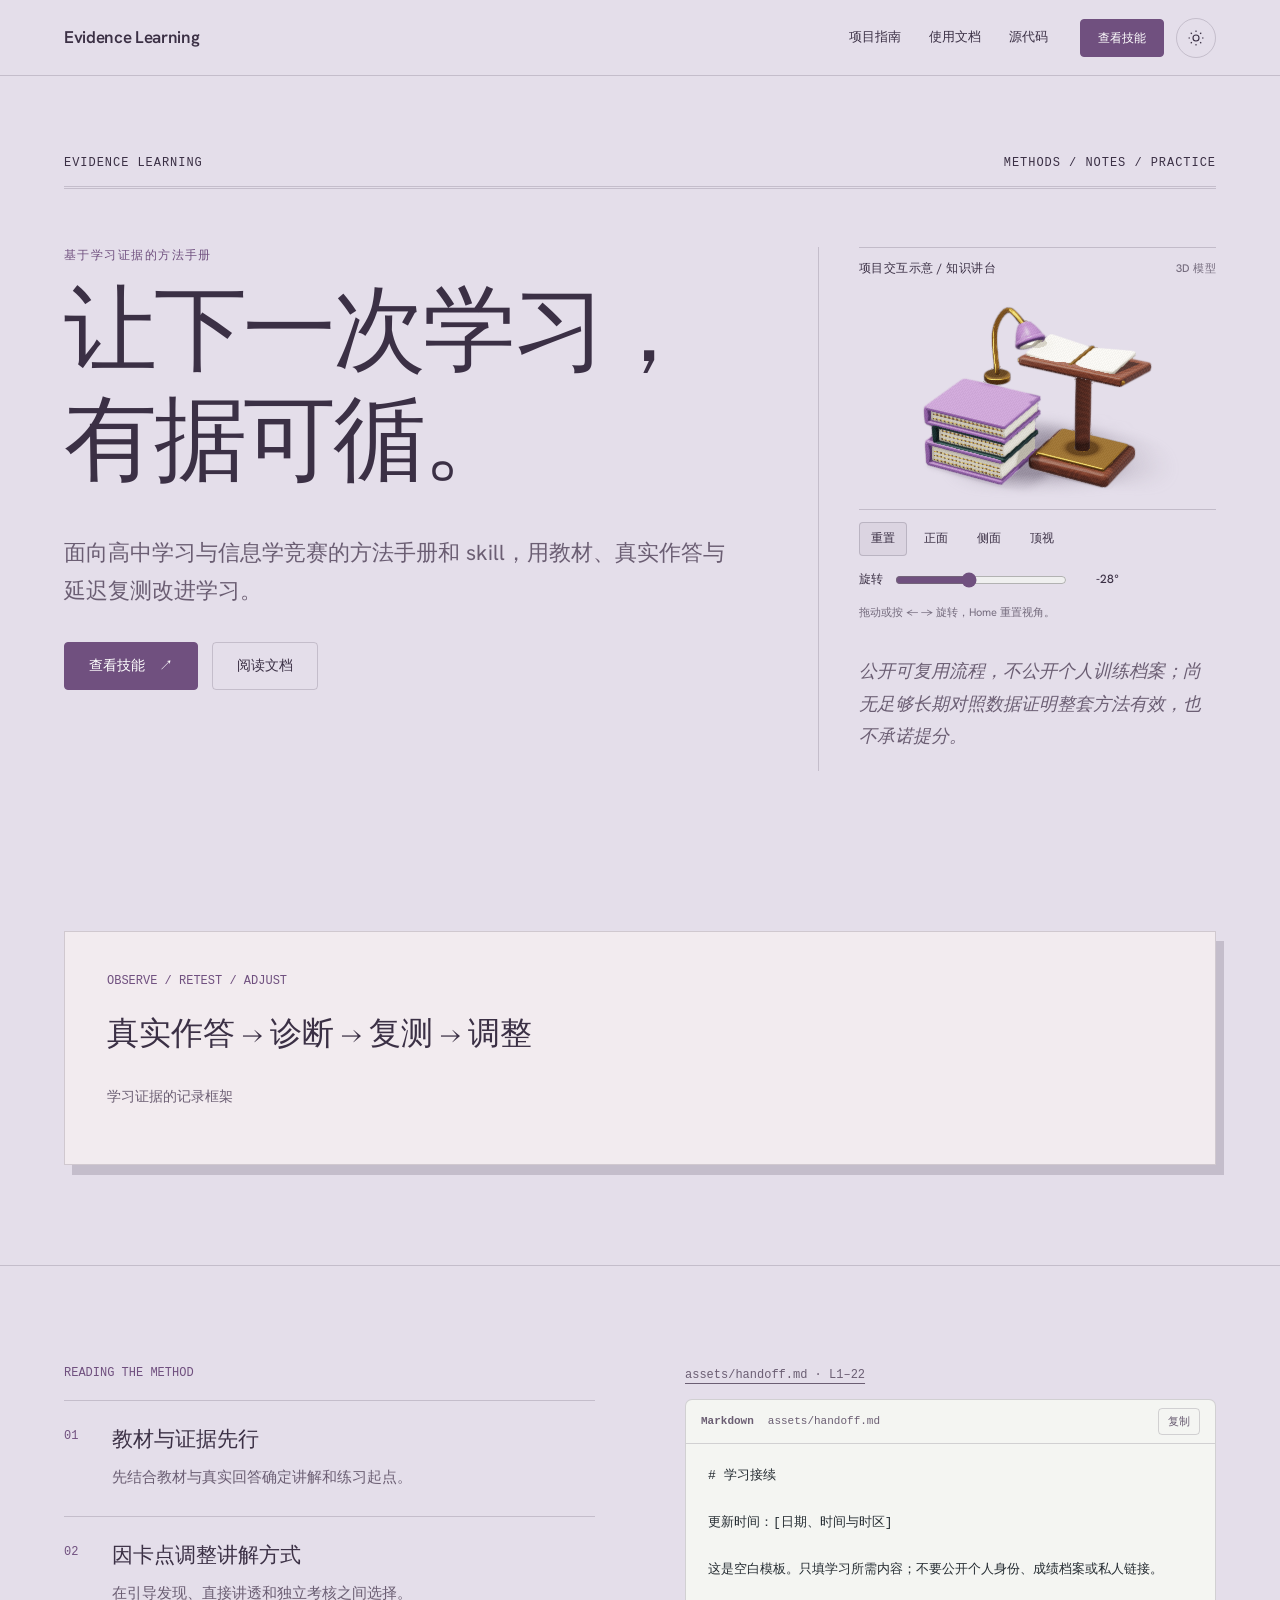
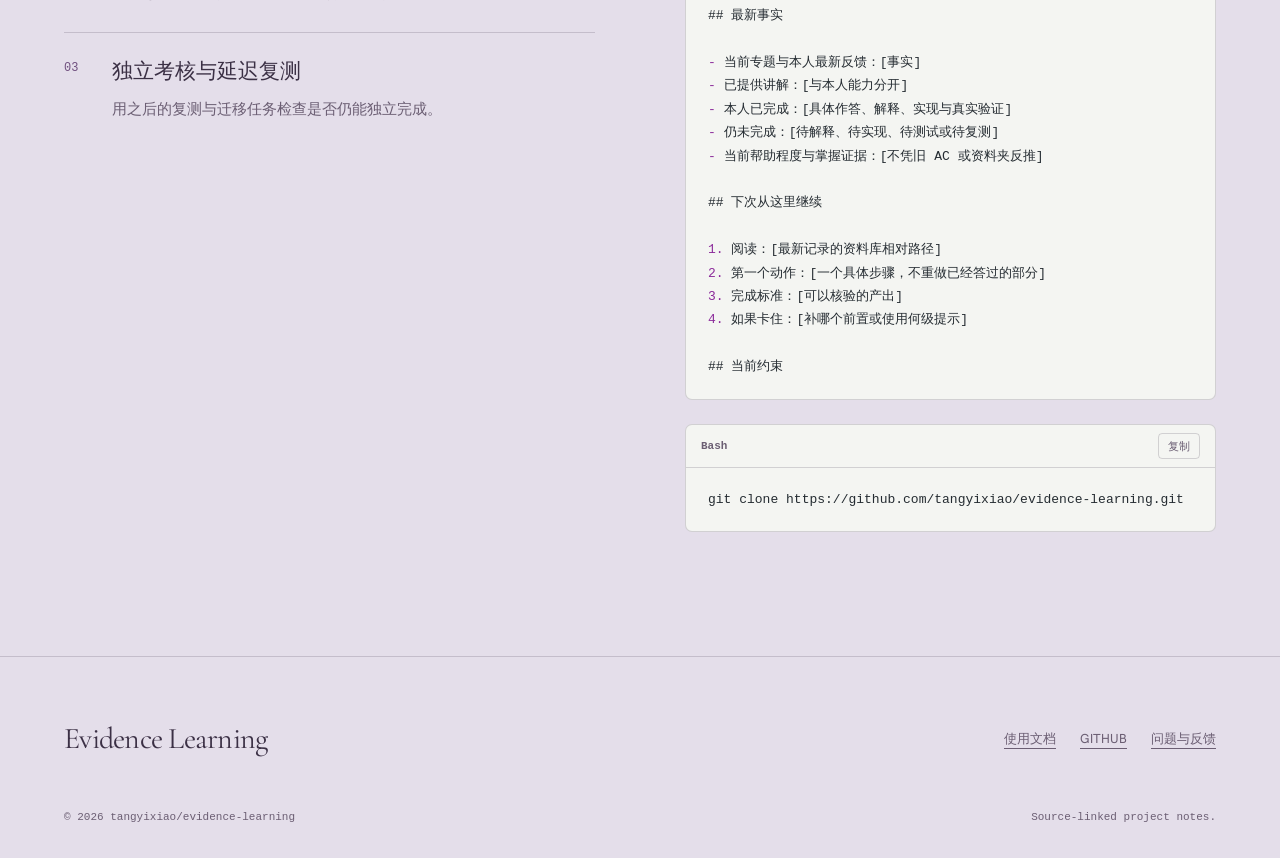
<file: index.html>
<!doctype html><html lang="zh-CN" data-project="evidence-learning" data-family="editorial"><head><meta charset="utf-8"><meta name="viewport" content="width=device-width, initial-scale=1"><meta name="description" content="面向高中学习与信息学竞赛的方法手册和 skill，用教材、真实作答与延迟复测改进学习。"><meta name="color-scheme" content="light dark"><title>Evidence Learning · 让下一次学习， 有据可循。</title><link rel="stylesheet" href="assets/fonts/fonts.css"><link rel="stylesheet" href="assets/fonts/display.css"><link rel="stylesheet" href="assets/site.css"><link rel="stylesheet" href="assets/docs-v3.css"><link rel="stylesheet" href="assets/three/view3d.css"><link rel="stylesheet" href="assets/polish.css"><style>:root{--font-body:"Hanken Grotesk","PingFang SC","Microsoft YaHei",sans-serif;--font-text:var(--font-body);--model-accent:var(--accent);--font-display:"Cormorant Garamond","Songti SC","SimSun",serif;--font-mono:"Geist Mono","SFMono-Regular",Consolas,monospace}html[data-theme="light"]{--bg:#E4DEEA;--surface:#F2EBEF;--ink:#3B3045;--muted:#6b5e73;--accent:#70507f;--accent-ink:#FFFFFF;--line:color-mix(in srgb,#3B3045 19%,transparent);color-scheme:light}html[data-theme="dark"]{--bg:#211B29;--surface:#33283E;--ink:#EDE6F3;--muted:#b8a8c5;--accent:#c5a5db;--accent-ink:#000000;--line:color-mix(in srgb,#EDE6F3 19%,transparent);color-scheme:dark}</style><script src="assets/theme.js"></script><link rel="icon" type="image/svg+xml" href="favicon.svg"></head><body><header class="nav site-nav"><div class="wrap nav-inner"><a class="skip-link" href="#top">跳到正文</a><a class="site-brand" href="index.html">Evidence Learning</a><nav class="site-links" aria-label="项目导航"><a href="project-website/site/index.html">项目指南</a><a href="docs.html">使用文档</a><a href="https://github.com/tangyixiao/evidence-learning">源代码</a></nav><div class="nav-controls"><a class="btn nav-cta" href="https://github.com/tangyixiao/evidence-learning/blob/main/SKILL.md">查看技能</a><button class="site-theme" type="button" data-theme-toggle aria-label="切换深浅色" aria-pressed="false"><svg width="18" height="18" viewBox="0 0 24 24" fill="none" stroke="currentColor" stroke-width="1.5" aria-hidden="true"><circle cx="12" cy="12" r="4"/><path d="M12 2v2m0 16v2M2 12h2m16 0h2M5 5l1.5 1.5m11 11L19 19M5 19l1.5-1.5m11-11L19 5"/></svg></button><button class="site-menu-toggle" data-menu-toggle type="button" aria-label="菜单" aria-expanded="false" aria-controls="site-drawer"><svg width="20" height="20" viewBox="0 0 20 20" fill="none" stroke="currentColor" stroke-width="1.4" aria-hidden="true"><path d="M3 6h14M3 14h14"/></svg></button></div></div><nav class="site-drawer" id="site-drawer" hidden><a href="project-website/site/index.html">项目指南</a><a href="index.html">项目首页</a><a href="docs.html">使用文档</a><a href="https://github.com/tangyixiao/evidence-learning">查看源码</a><p class="drawer-note">Evidence Learning</p></nav></header><main id="top"><article><section class="editorial-hero"><div class="wrap"><div class="editorial-masthead"><span>EVIDENCE LEARNING</span><span>METHODS / NOTES / PRACTICE</span></div><div class="editorial-columns"><div><p class="eyebrow">基于学习证据的方法手册</p><h1 class="editorial-title">让下一次学习，<br>有据可循。</h1><p class="lede editorial-intro">面向高中学习与信息学竞赛的方法手册和 skill，用教材、真实作答与延迟复测改进学习。</p><div class="actions"><a class="btn" href="https://github.com/tangyixiao/evidence-learning/blob/main/SKILL.md">查看技能 <span aria-hidden="true">↗</span></a><a class="btn secondary" href="docs.html">阅读文档</a></div></div><aside class="editorial-side"><div class="project-3d" data-model="library" data-model-lang="zh-CN"><img src="assets/three/fallbacks/library.svg" alt="项目结构示意"></div><p class="editorial-note">公开可复用流程，不公开个人训练档案；尚无足够长期对照数据证明整套方法有效，也不承诺提分。</p></aside></div></div></section><section class="section"><div class="wrap editor-proof"><div class="notebook-paper"><p class="section-number">OBSERVE / RETEST / ADJUST</p><h3 style="font-family:var(--font-display);font-size:32px;line-height:1.6">真实作答 → 诊断 → 复测 → 调整</h3><p class="status-note" style="margin-top:25px">学习证据的记录框架</p></div></div></section><section class="section top-rule"><div class="wrap editorial-content"><div><p class="section-number">READING THE METHOD</p><ul class="caps"><li><h3>教材与证据先行</h3><p>先结合教材与真实回答确定讲解和练习起点。</p></li><li><h3>因卡点调整讲解方式</h3><p>在引导发现、直接讲透和独立考核之间选择。</p></li><li><h3>独立考核与延迟复测</h3><p>用之后的复测与迁移任务检查是否仍能独立完成。</p></li></ul></div><div><div class="source-area" id="source-code"><a class="source-link" href="https://github.com/tangyixiao/evidence-learning/blob/f24569bd50df8b89d7c84b1bbbe4bde284a99db8/assets/handoff.md#L1-L22">assets/handoff.md · L1–22</a><div class="docs-code" data-code-block><div class="docs-code-toolbar"><span class="docs-code-language">Markdown</span><span class="docs-code-file">assets/handoff.md</span><button class="docs-code-copy" type="button" data-copy-code aria-label="复制代码">复制</button><span class="docs-copy-status" role="status" aria-live="polite"></span></div><pre tabindex="0"><code class="highlight language-markdown" data-language="markdown"><span class="tok-gh"># 学习接续</span>

更新时间：[日期、时间与时区]

这是空白模板。只填学习所需内容；不要公开个人身份、成绩档案或私人链接。

<span class="tok-gu">## 最新事实</span>

<span class="tok-k">-</span><span class="tok-w"> </span>当前专题与本人最新反馈：[事实]
<span class="tok-k">-</span><span class="tok-w"> </span>已提供讲解：[与本人能力分开]
<span class="tok-k">-</span><span class="tok-w"> </span>本人已完成：[具体作答、解释、实现与真实验证]
<span class="tok-k">-</span><span class="tok-w"> </span>仍未完成：[待解释、待实现、待测试或待复测]
<span class="tok-k">-</span><span class="tok-w"> </span>当前帮助程度与掌握证据：[不凭旧 AC 或资料夹反推]

<span class="tok-gu">## 下次从这里继续</span>

<span class="tok-k">1.</span> 阅读：[最新记录的资料库相对路径]
<span class="tok-k">2.</span> 第一个动作：[一个具体步骤，不重做已经答过的部分]
<span class="tok-k">3.</span> 完成标准：[可以核验的产出]
<span class="tok-k">4.</span> 如果卡住：[补哪个前置或使用何级提示]

## 当前约束</code></pre></div></div><div class="docs-code" data-code-block><div class="docs-code-toolbar"><span class="docs-code-language">Bash</span><button class="docs-code-copy" type="button" data-copy-code aria-label="复制代码">复制</button><span class="docs-copy-status" role="status" aria-live="polite"></span></div><pre tabindex="0"><code class="highlight language-bash" data-language="bash">git<span class="tok-w"> </span>clone<span class="tok-w"> </span>https://github.com/tangyixiao/evidence-learning.git</code></pre></div></div></div></section></article></main><footer class="site-footer"><div class="wrap"><div class="footer-top"><span class="footer-name">Evidence Learning</span><nav class="footer-links"><a href="docs.html">使用文档</a><a href="https://github.com/tangyixiao/evidence-learning">GITHUB</a><a href="https://github.com/tangyixiao/evidence-learning/issues">问题与反馈</a></nav></div><div class="footer-bottom"><span>© 2026 tangyixiao/evidence-learning</span><span>Source-linked project notes.</span></div></div></footer><script src="assets/site.js" defer></script><script src="assets/docs-v3.js" defer></script><script type="module" src="assets/three/view3d.js"></script></body></html>
</file>
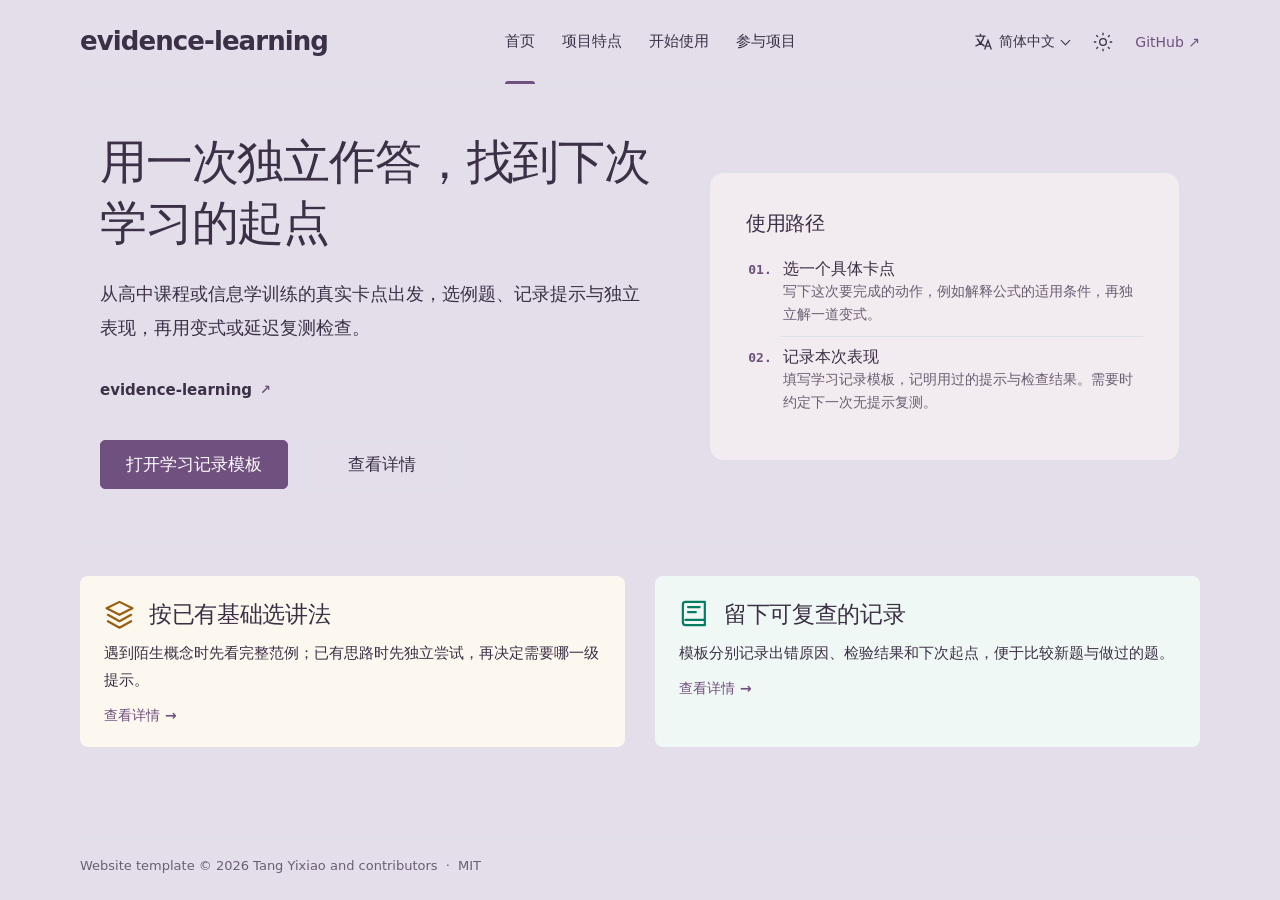
<file: project-website/site/index.html>
<!doctype html>
<html lang="zh-CN" data-locale="zh-CN" data-theme="system" data-default-theme="system" data-site-root="./">
<head>
  <meta charset="utf-8">
  <meta name="viewport" content="width=device-width, initial-scale=1">
  <meta name="generator" content="Project website template">
  <meta name="color-scheme" content="light dark">
  <meta name="description" content="从高中课程或信息学训练的真实卡点出发，选例题、记录提示与独立表现，再用变式或延迟复测检查。">
  <meta name="theme-color" content="#ffffff" media="(prefers-color-scheme: light)">
  <meta name="theme-color" content="#18191b" media="(prefers-color-scheme: dark)">
  <title>用一次独立作答，找到下次学习的起点 · evidence-learning</title>
  <link rel="alternate" hreflang="zh-CN" href="./index.html"><link rel="alternate" hreflang="en" href="./en/index.html">
  <link rel="icon" href="./favicon.svg" type="image/svg+xml">
  <script src="./theme-init.js"></script>
  <link rel="stylesheet" href="./style.css">
  <script src="./script.js" defer></script>
</head>
<body class="page-home" id="top">
  <a class="skip-link" href="#main">跳转到主要内容</a>
  <header class="site-header wrap">
    <a class="brand" href="./index.html">evidence-learning</a>
    <nav class="main-nav" id="main-nav" aria-label="主导航"><a href="./index.html" aria-current="page">首页</a><a href="./features.html">项目特点</a><a href="./download.html">开始使用</a><a href="./community.html">参与项目</a></nav>
    <div class="header-tools">
      <details class="language-picker picker">
        <summary aria-label="选择语言"><svg viewBox="0 0 24 24" fill="none" stroke="currentColor" stroke-width="1.6" aria-hidden="true"><path d="M3 5h12M9 2v3m4 0c-1 6-5 10-10 12m2-9c2 4 5 7 9 9m0 4 4-11 4 11m-6-4h4"/></svg><span class="language-current">简体中文</span></summary>
        <nav class="picker-menu" aria-label="选择语言"><a href="./index.html" lang="zh-CN" hreflang="zh-CN" aria-current="true">简体中文</a><a href="./en/index.html" lang="en" hreflang="en">English</a></nav>
      </details>
      <details class="theme-picker picker" hidden>
        <summary aria-label="选择主题"><svg class="theme-sun" viewBox="0 0 24 24" fill="none" stroke="currentColor" stroke-width="1.6" aria-hidden="true"><circle cx="12" cy="12" r="4"/><path d="M12 1v3m0 16v3M1 12h3m16 0h3M4 4l2 2m12 12 2 2M4 20l2-2M18 6l2-2"/></svg><svg class="theme-moon" viewBox="0 0 24 24" fill="none" stroke="currentColor" stroke-width="1.6" aria-hidden="true"><path d="M20.5 14A9 9 0 0 1 10 3.5 9 9 0 1 0 20.5 14Z"/></svg><span class="theme-current">跟随系统</span></summary>
        <div class="picker-menu"><button type="button" data-theme-choice="light" aria-pressed="false"><svg class="" viewBox="0 0 24 24" fill="none" stroke="currentColor" stroke-width="1.7" stroke-linecap="round" stroke-linejoin="round" aria-hidden="true"><circle cx="12" cy="12" r="4"/><path d="M12 1v3m0 16v3M1 12h3m16 0h3M4 4l2 2m12 12 2 2M4 20l2-2M18 6l2-2"/></svg><span>浅色</span></button><button type="button" data-theme-choice="dark" aria-pressed="false"><svg class="" viewBox="0 0 24 24" fill="none" stroke="currentColor" stroke-width="1.7" stroke-linecap="round" stroke-linejoin="round" aria-hidden="true"><path d="M20.5 14A9 9 0 0 1 10 3.5 9 9 0 1 0 20.5 14Z"/></svg><span>深色</span></button><button type="button" data-theme-choice="system" aria-pressed="false"><svg class="" viewBox="0 0 24 24" fill="none" stroke="currentColor" stroke-width="1.7" stroke-linecap="round" stroke-linejoin="round" aria-hidden="true"><rect x="2" y="3" width="20" height="14" rx="2"/><path d="M12 17v4m-5 0h10"/></svg><span>跟随系统</span></button></div>
      </details>
      <a class="repository-link" href="https://github.com/tangyixiao/evidence-learning">GitHub <span aria-hidden="true">↗</span></a>
      <button class="menu-toggle" type="button" aria-label="打开导航" data-open-label="打开导航" data-close-label="关闭导航" aria-expanded="false" aria-controls="main-nav" hidden><svg viewBox="0 0 24 24" fill="none" stroke="currentColor" stroke-width="1.8" aria-hidden="true"><path d="M3 6h18M3 12h18M3 18h18"/></svg></button>
    </div>
  </header>
  <main id="main" class="wrap"><section class="hero" aria-labelledby="hero-title"><div class="hero-copy"><h1 id="hero-title">用一次独立作答，找到下次学习的起点</h1><div class="hero-description"><p>从高中课程或信息学训练的真实卡点出发，选例题、记录提示与独立表现，再用变式或延迟复测检查。</p></div><nav class="platforms" aria-label="支持的平台"><a class="platform-link" href="https://tangyixiao.github.io/evidence-learning/"><span>evidence-learning</span><span class="platform-arrow" aria-hidden="true">↗</span></a></nav><div class="hero-actions"><a class="button button-primary" href="https://github.com/tangyixiao/evidence-learning/blob/main/assets/session.md">打开学习记录模板</a><a class="button button-secondary" href="./features.html">查看详情</a></div></div><figure class="product-preview"><div class="guide-card"><h2>使用路径</h2><ol><li><a href="./download.html#instructions"><strong>选一个具体卡点</strong><span>写下这次要完成的动作，例如解释公式的适用条件，再独立解一道变式。</span></a></li><li><a href="./download.html#instructions"><strong>记录本次表现</strong><span>填写学习记录模板，记明用过的提示与检查结果。需要时约定下一次无提示复测。</span></a></li></ol></div></figure></section><section class="home-features section-rule" aria-label="项目特点"><div class="feature-teasers"><article class="feature-teaser teaser-code"><header><svg class="" viewBox="0 0 24 24" fill="none" stroke="currentColor" stroke-width="1.7" stroke-linecap="round" stroke-linejoin="round" aria-hidden="true"><path d="m12 3 10 5-10 5L2 8l10-5Zm-9 10 9 5 9-5M3 18l9 5 9-5"/></svg><h2>按已有基础选讲法</h2></header><p>遇到陌生概念时先看完整范例；已有思路时先独立尝试，再决定需要哪一级提示。</p><a class="feature-more" href="./features.html">查看详情 <span aria-hidden="true">→</span></a></article><article class="feature-teaser teaser-training"><header><svg class="" viewBox="0 0 24 24" fill="none" stroke="currentColor" stroke-width="1.7" stroke-linecap="round" stroke-linejoin="round" aria-hidden="true"><path d="M5 3h15v18H5a2 2 0 0 1-2-2V5a2 2 0 0 1 2-2Zm0 14h15M7 7h9M7 11h6"/></svg><h2>留下可复查的记录</h2></header><p>模板分别记录出错原因、检验结果和下次起点，便于比较新题与做过的题。</p><a class="feature-more" href="./features.html">查看详情 <span aria-hidden="true">→</span></a></article></div></section></main>
  <footer class="site-footer wrap"><p>Website template © 2026 Tang Yixiao and contributors <span aria-hidden="true">·</span> <a href="https://github.com/tangyixiao/evidence-learning/blob/main/LICENSE">MIT</a></p></footer>
</body>
</html>
</file>
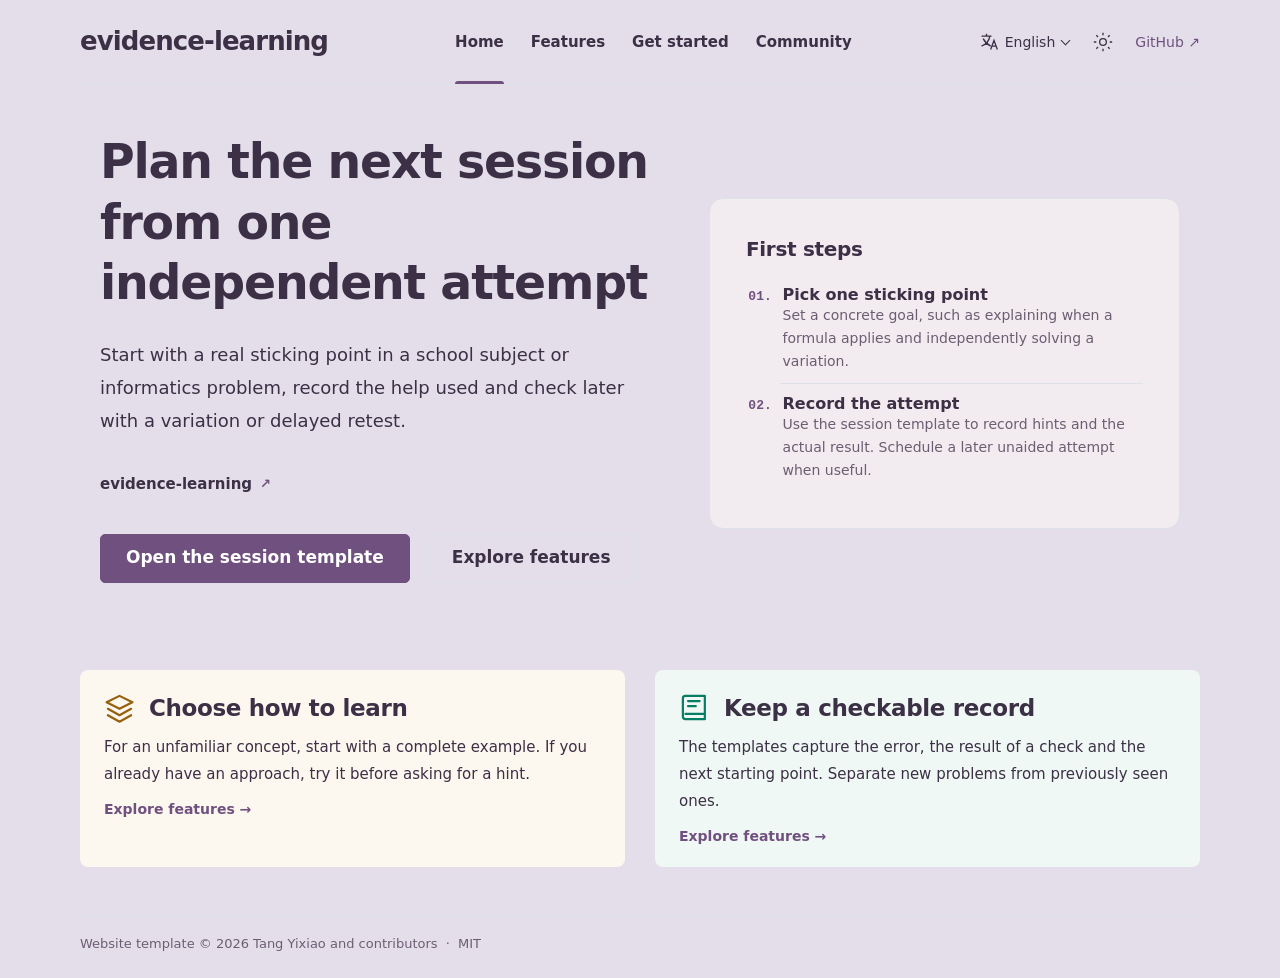
<file: project-website/site/en/index.html>
<!doctype html>
<html lang="en" data-locale="en" data-theme="system" data-default-theme="system" data-site-root="../">
<head>
  <meta charset="utf-8">
  <meta name="viewport" content="width=device-width, initial-scale=1">
  <meta name="generator" content="Project website template">
  <meta name="color-scheme" content="light dark">
  <meta name="description" content="Start with a real sticking point in a school subject or informatics problem, record the help used and check later with a variation or delayed retest.">
  <meta name="theme-color" content="#ffffff" media="(prefers-color-scheme: light)">
  <meta name="theme-color" content="#18191b" media="(prefers-color-scheme: dark)">
  <title>Plan the next session from one independent attempt · evidence-learning</title>
  <link rel="alternate" hreflang="zh-CN" href="../index.html"><link rel="alternate" hreflang="en" href="../en/index.html">
  <link rel="icon" href="../favicon.svg" type="image/svg+xml">
  <script src="../theme-init.js"></script>
  <link rel="stylesheet" href="../style.css">
  <script src="../script.js" defer></script>
</head>
<body class="page-home" id="top">
  <a class="skip-link" href="#main">Skip to main content</a>
  <header class="site-header wrap">
    <a class="brand" href="./index.html">evidence-learning</a>
    <nav class="main-nav" id="main-nav" aria-label="Main navigation"><a href="./index.html" aria-current="page">Home</a><a href="./features.html">Features</a><a href="./download.html">Get started</a><a href="./community.html">Community</a></nav>
    <div class="header-tools">
      <details class="language-picker picker">
        <summary aria-label="Choose language"><svg viewBox="0 0 24 24" fill="none" stroke="currentColor" stroke-width="1.6" aria-hidden="true"><path d="M3 5h12M9 2v3m4 0c-1 6-5 10-10 12m2-9c2 4 5 7 9 9m0 4 4-11 4 11m-6-4h4"/></svg><span class="language-current">English</span></summary>
        <nav class="picker-menu" aria-label="Choose language"><a href="../index.html" lang="zh-CN" hreflang="zh-CN">简体中文</a><a href="../en/index.html" lang="en" hreflang="en" aria-current="true">English</a></nav>
      </details>
      <details class="theme-picker picker" hidden>
        <summary aria-label="Choose theme"><svg class="theme-sun" viewBox="0 0 24 24" fill="none" stroke="currentColor" stroke-width="1.6" aria-hidden="true"><circle cx="12" cy="12" r="4"/><path d="M12 1v3m0 16v3M1 12h3m16 0h3M4 4l2 2m12 12 2 2M4 20l2-2M18 6l2-2"/></svg><svg class="theme-moon" viewBox="0 0 24 24" fill="none" stroke="currentColor" stroke-width="1.6" aria-hidden="true"><path d="M20.5 14A9 9 0 0 1 10 3.5 9 9 0 1 0 20.5 14Z"/></svg><span class="theme-current">System</span></summary>
        <div class="picker-menu"><button type="button" data-theme-choice="light" aria-pressed="false"><svg class="" viewBox="0 0 24 24" fill="none" stroke="currentColor" stroke-width="1.7" stroke-linecap="round" stroke-linejoin="round" aria-hidden="true"><circle cx="12" cy="12" r="4"/><path d="M12 1v3m0 16v3M1 12h3m16 0h3M4 4l2 2m12 12 2 2M4 20l2-2M18 6l2-2"/></svg><span>Light</span></button><button type="button" data-theme-choice="dark" aria-pressed="false"><svg class="" viewBox="0 0 24 24" fill="none" stroke="currentColor" stroke-width="1.7" stroke-linecap="round" stroke-linejoin="round" aria-hidden="true"><path d="M20.5 14A9 9 0 0 1 10 3.5 9 9 0 1 0 20.5 14Z"/></svg><span>Dark</span></button><button type="button" data-theme-choice="system" aria-pressed="false"><svg class="" viewBox="0 0 24 24" fill="none" stroke="currentColor" stroke-width="1.7" stroke-linecap="round" stroke-linejoin="round" aria-hidden="true"><rect x="2" y="3" width="20" height="14" rx="2"/><path d="M12 17v4m-5 0h10"/></svg><span>System</span></button></div>
      </details>
      <a class="repository-link" href="https://github.com/tangyixiao/evidence-learning">GitHub <span aria-hidden="true">↗</span></a>
      <button class="menu-toggle" type="button" aria-label="Open navigation" data-open-label="Open navigation" data-close-label="Close navigation" aria-expanded="false" aria-controls="main-nav" hidden><svg viewBox="0 0 24 24" fill="none" stroke="currentColor" stroke-width="1.8" aria-hidden="true"><path d="M3 6h18M3 12h18M3 18h18"/></svg></button>
    </div>
  </header>
  <main id="main" class="wrap"><section class="hero" aria-labelledby="hero-title"><div class="hero-copy"><h1 id="hero-title">Plan the next session from one independent attempt</h1><div class="hero-description"><p>Start with a real sticking point in a school subject or informatics problem, record the help used and check later with a variation or delayed retest.</p></div><nav class="platforms" aria-label="Supported platforms"><a class="platform-link" href="https://tangyixiao.github.io/evidence-learning/"><span>evidence-learning</span><span class="platform-arrow" aria-hidden="true">↗</span></a></nav><div class="hero-actions"><a class="button button-primary" href="https://github.com/tangyixiao/evidence-learning/blob/main/assets/session.md">Open the session template</a><a class="button button-secondary" href="./features.html">Explore features</a></div></div><figure class="product-preview"><div class="guide-card"><h2>First steps</h2><ol><li><a href="./download.html#instructions"><strong>Pick one sticking point</strong><span>Set a concrete goal, such as explaining when a formula applies and independently solving a variation.</span></a></li><li><a href="./download.html#instructions"><strong>Record the attempt</strong><span>Use the session template to record hints and the actual result. Schedule a later unaided attempt when useful.</span></a></li></ol></div></figure></section><section class="home-features section-rule" aria-label="Features"><div class="feature-teasers"><article class="feature-teaser teaser-code"><header><svg class="" viewBox="0 0 24 24" fill="none" stroke="currentColor" stroke-width="1.7" stroke-linecap="round" stroke-linejoin="round" aria-hidden="true"><path d="m12 3 10 5-10 5L2 8l10-5Zm-9 10 9 5 9-5M3 18l9 5 9-5"/></svg><h2>Choose how to learn</h2></header><p>For an unfamiliar concept, start with a complete example. If you already have an approach, try it before asking for a hint.</p><a class="feature-more" href="./features.html">Explore features <span aria-hidden="true">→</span></a></article><article class="feature-teaser teaser-training"><header><svg class="" viewBox="0 0 24 24" fill="none" stroke="currentColor" stroke-width="1.7" stroke-linecap="round" stroke-linejoin="round" aria-hidden="true"><path d="M5 3h15v18H5a2 2 0 0 1-2-2V5a2 2 0 0 1 2-2Zm0 14h15M7 7h9M7 11h6"/></svg><h2>Keep a checkable record</h2></header><p>The templates capture the error, the result of a check and the next starting point. Separate new problems from previously seen ones.</p><a class="feature-more" href="./features.html">Explore features <span aria-hidden="true">→</span></a></article></div></section></main>
  <footer class="site-footer wrap"><p>Website template © 2026 Tang Yixiao and contributors <span aria-hidden="true">·</span> <a href="https://github.com/tangyixiao/evidence-learning/blob/main/LICENSE">MIT</a></p></footer>
</body>
</html>
</file>
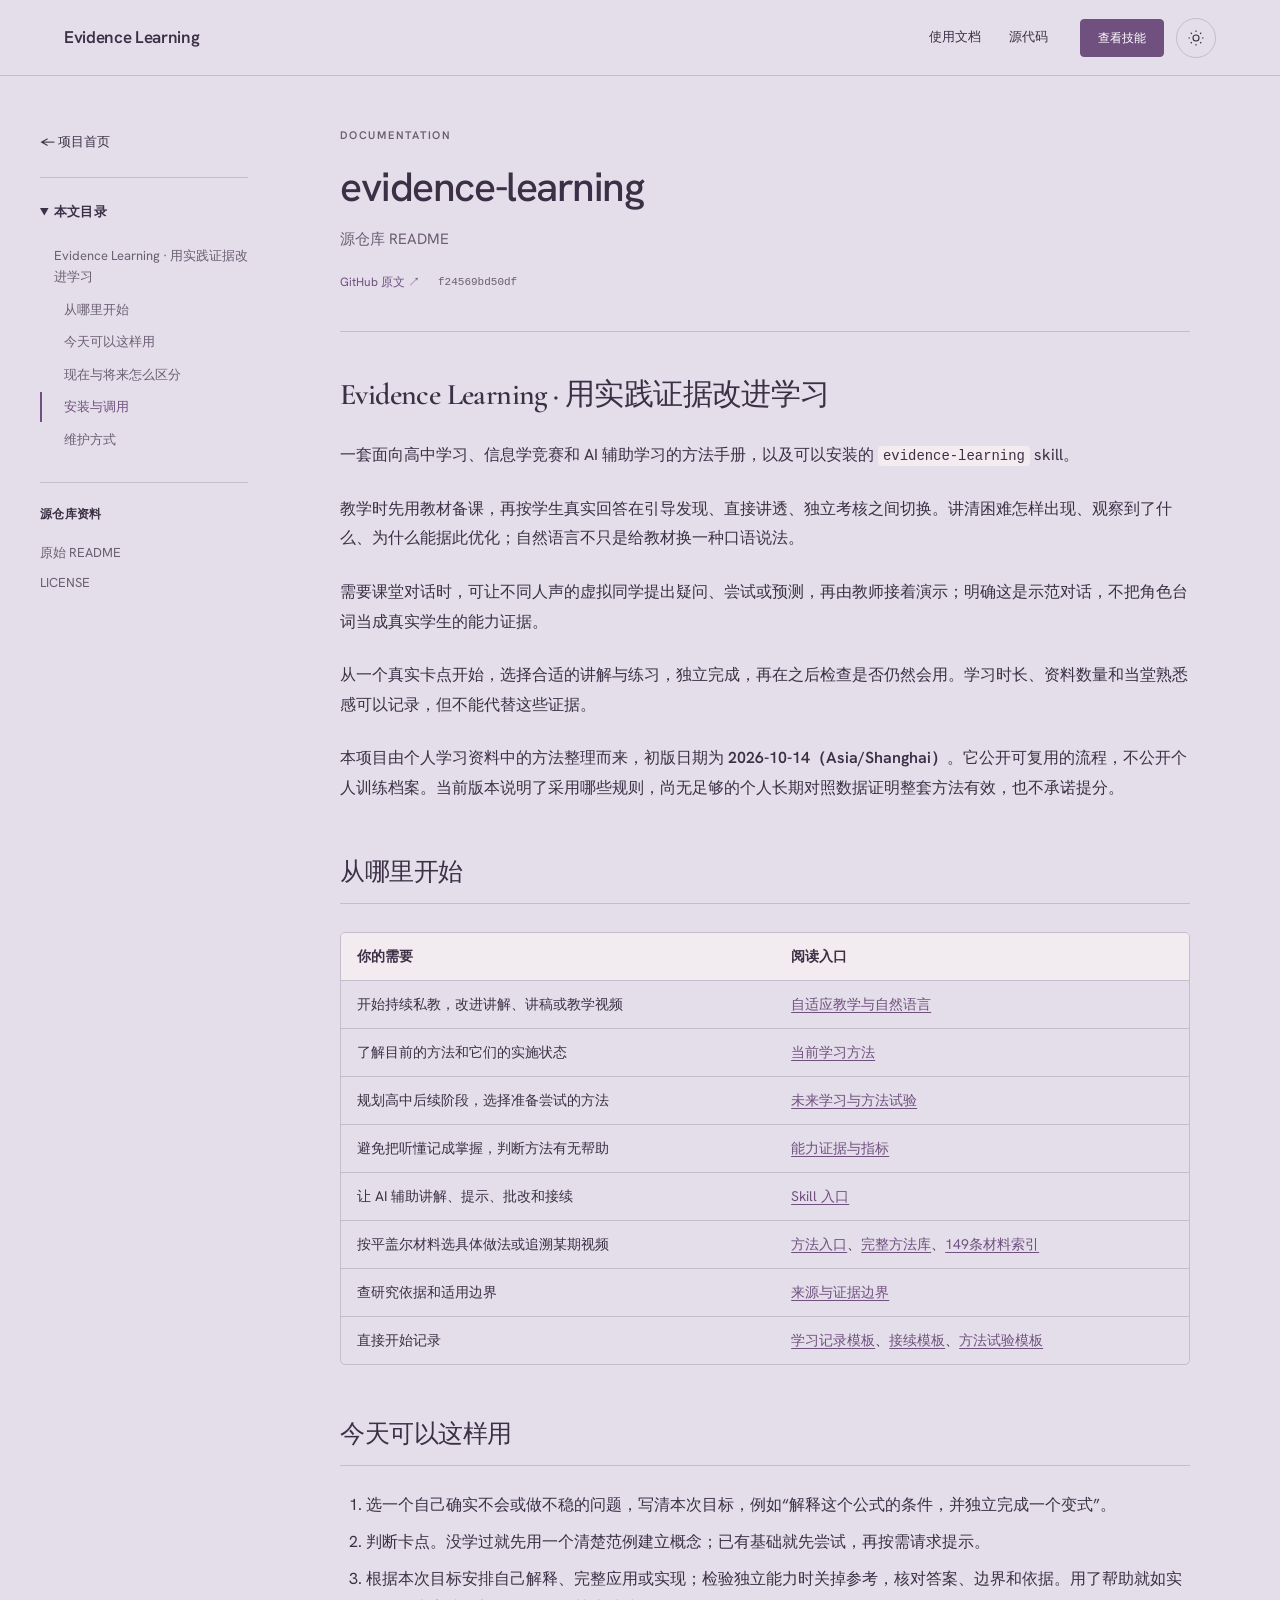
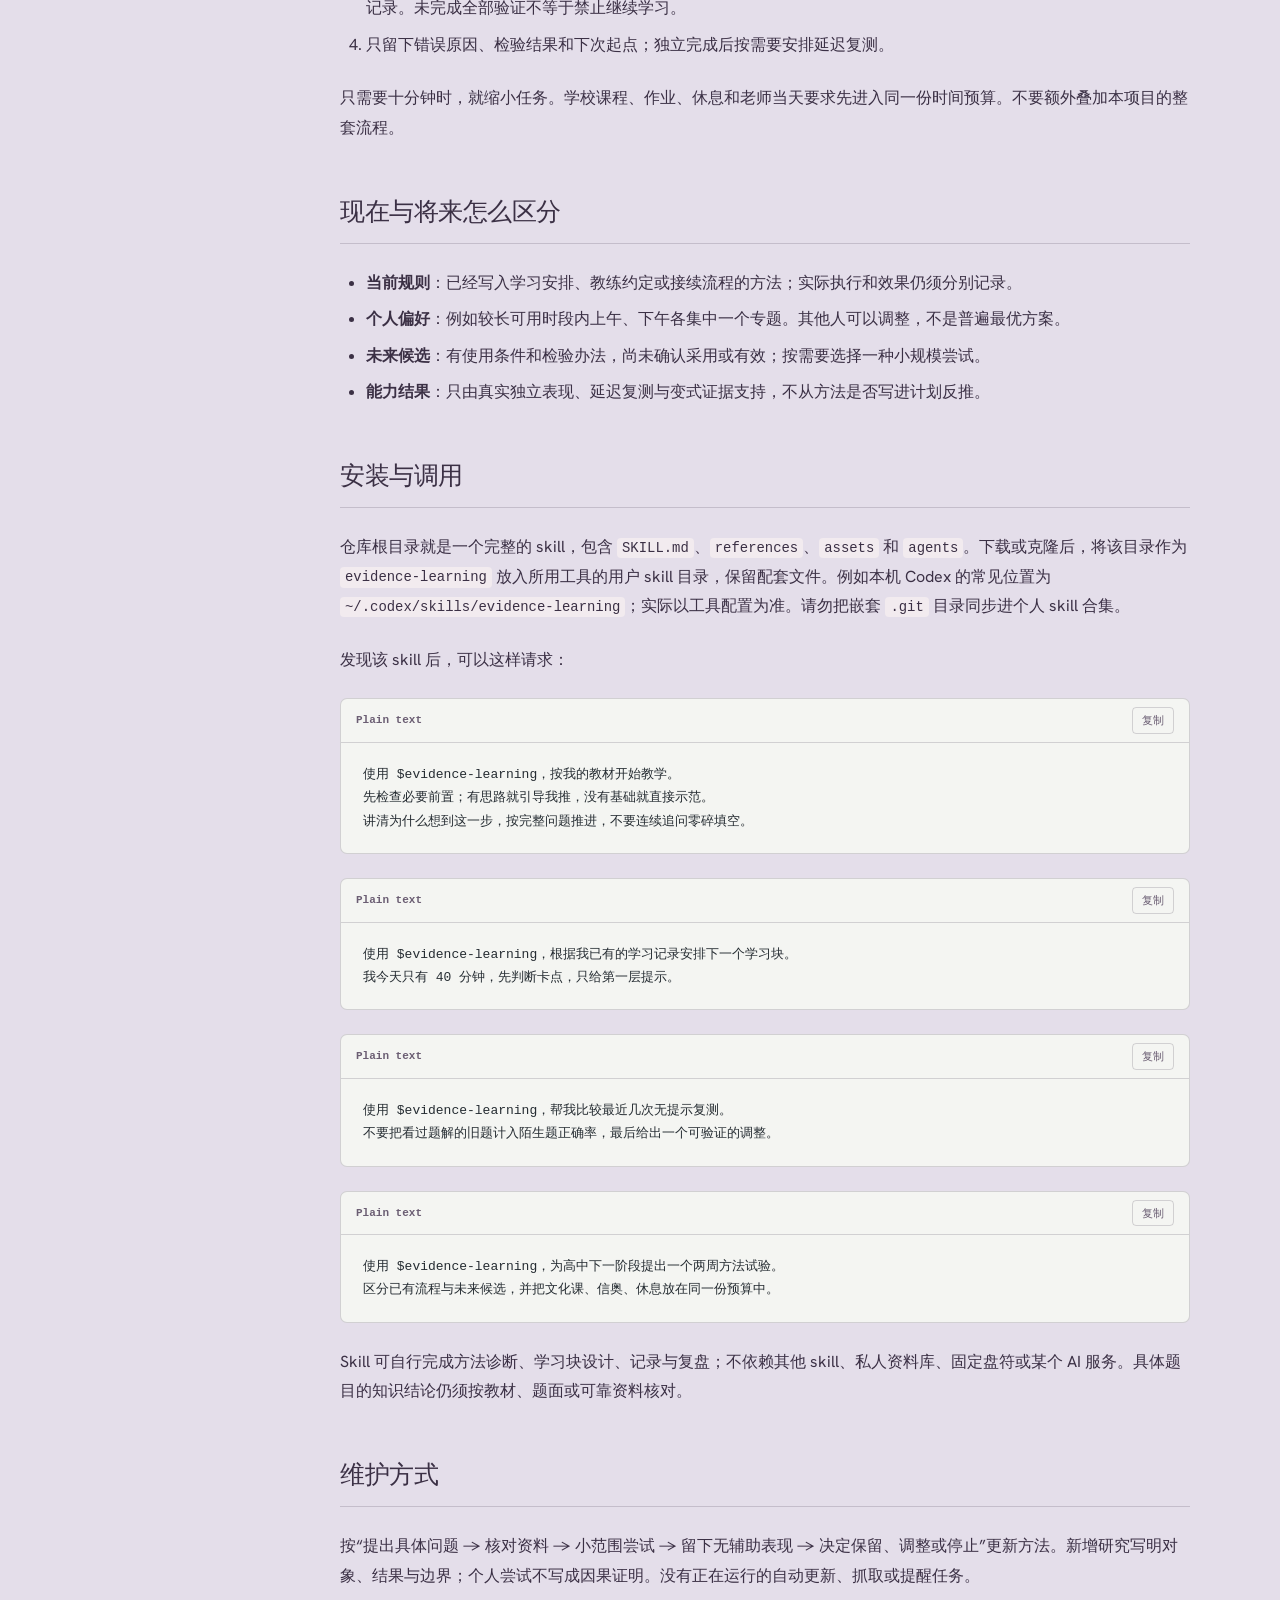
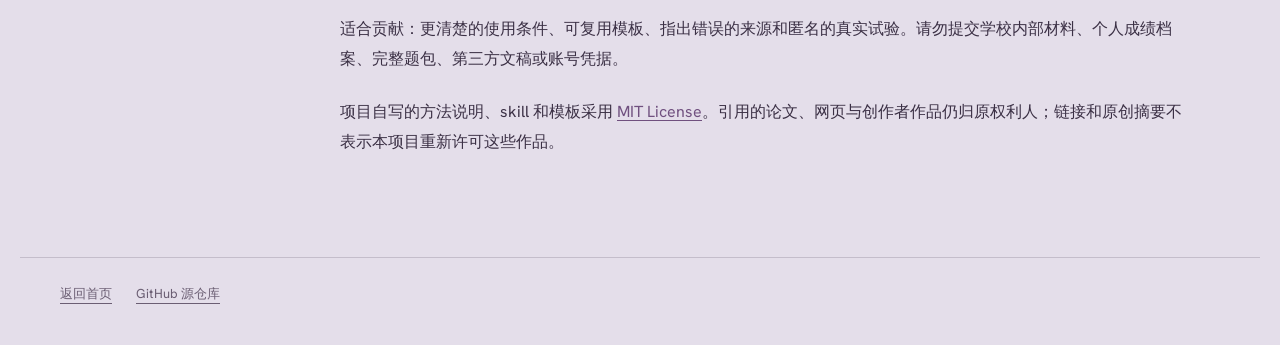
<file: docs.html>
<!doctype html><html lang="zh-CN" data-docs="v3" data-project="evidence-learning"><head>
<meta charset="utf-8"><meta name="viewport" content="width=device-width,initial-scale=1">
<title>evidence-learning · 文档</title><link rel="stylesheet" href="assets/fonts/fonts.css"><link rel="stylesheet" href="assets/fonts/display.css"><link rel="stylesheet" href="assets/site.css"><link rel="stylesheet" href="assets/docs-v3.css"><link rel="stylesheet" href="assets/three/view3d.css"><link rel="stylesheet" href="assets/polish.css"><style>:root{--font-body:"Hanken Grotesk","PingFang SC","Microsoft YaHei",sans-serif;--font-text:var(--font-body);--model-accent:var(--accent);--font-display:"Cormorant Garamond","Songti SC","SimSun",serif;--font-mono:"Geist Mono","SFMono-Regular",Consolas,monospace}html[data-theme="light"]{--bg:#E4DEEA;--surface:#F2EBEF;--ink:#3B3045;--muted:#6b5e73;--accent:#70507f;--accent-ink:#FFFFFF;--line:color-mix(in srgb,#3B3045 19%,transparent);color-scheme:light}html[data-theme="dark"]{--bg:#211B29;--surface:#33283E;--ink:#EDE6F3;--muted:#b8a8c5;--accent:#c5a5db;--accent-ink:#000000;--line:color-mix(in srgb,#EDE6F3 19%,transparent);color-scheme:dark}</style><script src="assets/theme.js"></script><link rel="stylesheet" href="assets/docs-v3.css"></head>
<body class="docs-page"><header class="nav site-nav"><div class="wrap nav-inner"><a class="skip-link" href="#docs-content">跳到正文</a><a class="site-brand" href="index.html">Evidence Learning</a><nav class="site-links" aria-label="项目导航"><a href="docs.html">使用文档</a><a href="https://github.com/tangyixiao/evidence-learning">源代码</a></nav><div class="nav-controls"><a class="btn nav-cta" href="https://github.com/tangyixiao/evidence-learning/blob/main/SKILL.md">查看技能</a><button class="site-theme" type="button" data-theme-toggle aria-label="切换深浅色" aria-pressed="false"><svg width="18" height="18" viewBox="0 0 24 24" fill="none" stroke="currentColor" stroke-width="1.5" aria-hidden="true"><circle cx="12" cy="12" r="4"/><path d="M12 2v2m0 16v2M2 12h2m16 0h2M5 5l1.5 1.5m11 11L19 19M5 19l1.5-1.5m11-11L19 5"/></svg></button><button class="site-menu-toggle" data-menu-toggle type="button" aria-label="菜单" aria-expanded="false" aria-controls="site-drawer"><svg width="20" height="20" viewBox="0 0 20 20" fill="none" stroke="currentColor" stroke-width="1.4" aria-hidden="true"><path d="M3 6h14M3 14h14"/></svg></button></div></div><nav class="site-drawer" id="site-drawer" hidden><a href="index.html">项目首页</a><a href="docs.html">使用文档</a><a href="https://github.com/tangyixiao/evidence-learning">查看源码</a><p class="drawer-note">Evidence Learning</p></nav></header><div class="docs-shell" id="top">
<aside class="docs-sidebar"><a class="docs-back" href="index.html">← 项目首页</a>
<details class="docs-toc" open><summary>本文目录</summary><nav aria-label="文档目录"><ol><li class="docs-level-1"><a href="#evidence-learning--用实践证据改进学习">Evidence Learning · 用实践证据改进学习</a></li><li class="docs-level-2"><a href="#从哪里开始">从哪里开始</a></li><li class="docs-level-2"><a href="#今天可以这样用">今天可以这样用</a></li><li class="docs-level-2"><a href="#现在与将来怎么区分">现在与将来怎么区分</a></li><li class="docs-level-2"><a href="#安装与调用">安装与调用</a></li><li class="docs-level-2"><a href="#维护方式">维护方式</a></li></ol></nav></details>
<div class="docs-resources"><h2>源仓库资料</h2><ul><li><a href="https://github.com/tangyixiao/evidence-learning/blob/f24569bd50df8b89d7c84b1bbbe4bde284a99db8/README.md">原始 README</a></li><li><a href="https://github.com/tangyixiao/evidence-learning/blob/f24569bd50df8b89d7c84b1bbbe4bde284a99db8/LICENSE">LICENSE</a></li></ul></div></aside>
<main class="docs-main"><header class="docs-intro"><p class="docs-eyebrow">DOCUMENTATION</p>
<h1>evidence-learning</h1><p>源仓库 README</p><div class="docs-source"><a href="https://github.com/tangyixiao/evidence-learning/blob/f24569bd50df8b89d7c84b1bbbe4bde284a99db8/README.md">GitHub 原文 ↗</a><code>f24569bd50df</code></div></header>
<article class="docs-markdown" id="docs-content" tabindex="-1"><h1 id="evidence-learning--用实践证据改进学习">Evidence Learning · 用实践证据改进学习<a class="docs-heading-anchor" href="#evidence-learning--用实践证据改进学习" aria-label="此标题的固定链接">#</a></h1>
<p>一套面向高中学习、信息学竞赛和 AI 辅助学习的方法手册，以及可以安装的 <code>evidence-learning</code> skill。</p>
<p>教学时先用教材备课，再按学生真实回答在引导发现、直接讲透、独立考核之间切换。讲清困难怎样出现、观察到了什么、为什么能据此优化；自然语言不只是给教材换一种口语说法。</p>
<p>需要课堂对话时，可让不同人声的虚拟同学提出疑问、尝试或预测，再由教师接着演示；明确这是示范对话，不把角色台词当成真实学生的能力证据。</p>
<p>从一个真实卡点开始，选择合适的讲解与练习，独立完成，再在之后检查是否仍然会用。学习时长、资料数量和当堂熟悉感可以记录，但不能代替这些证据。</p>
<p>本项目由个人学习资料中的方法整理而来，初版日期为 <strong>2026-10-14（Asia/Shanghai）</strong>。它公开可复用的流程，不公开个人训练档案。当前版本说明了采用哪些规则，尚无足够的个人长期对照数据证明整套方法有效，也不承诺提分。</p>
<h2 id="从哪里开始">从哪里开始<a class="docs-heading-anchor" href="#从哪里开始" aria-label="此标题的固定链接">#</a></h2>
<div class="docs-table-wrap" role="region" aria-label="表格，可横向滚动" tabindex="0"><table>
<thead>
<tr>
<th>你的需要</th>
<th>阅读入口</th>
</tr>
</thead>
<tbody>
<tr>
<td>开始持续私教，改进讲解、讲稿或教学视频</td>
<td><a href="https://github.com/tangyixiao/evidence-learning/blob/f24569bd50df8b89d7c84b1bbbe4bde284a99db8/references/adaptive-teaching.md">自适应教学与自然语言</a></td>
</tr>
<tr>
<td>了解目前的方法和它们的实施状态</td>
<td><a href="https://github.com/tangyixiao/evidence-learning/blob/f24569bd50df8b89d7c84b1bbbe4bde284a99db8/references/current-methods.md">当前学习方法</a></td>
</tr>
<tr>
<td>规划高中后续阶段，选择准备尝试的方法</td>
<td><a href="https://github.com/tangyixiao/evidence-learning/blob/f24569bd50df8b89d7c84b1bbbe4bde284a99db8/references/future-methods.md">未来学习与方法试验</a></td>
</tr>
<tr>
<td>避免把听懂记成掌握，判断方法有无帮助</td>
<td><a href="https://github.com/tangyixiao/evidence-learning/blob/f24569bd50df8b89d7c84b1bbbe4bde284a99db8/references/evidence.md">能力证据与指标</a></td>
</tr>
<tr>
<td>让 AI 辅助讲解、提示、批改和接续</td>
<td><a href="https://github.com/tangyixiao/evidence-learning/blob/f24569bd50df8b89d7c84b1bbbe4bde284a99db8/SKILL.md">Skill 入口</a></td>
</tr>
<tr>
<td>按平盖尔材料选具体做法或追溯某期视频</td>
<td><a href="https://github.com/tangyixiao/evidence-learning/blob/f24569bd50df8b89d7c84b1bbbe4bde284a99db8/references/pingaier-methods.md">方法入口</a>、<a href="https://github.com/tangyixiao/evidence-learning/blob/f24569bd50df8b89d7c84b1bbbe4bde284a99db8/references/pingaier-method-library.md">完整方法库</a>、<a href="https://github.com/tangyixiao/evidence-learning/blob/f24569bd50df8b89d7c84b1bbbe4bde284a99db8/references/pingaier-corpus.md">149条材料索引</a></td>
</tr>
<tr>
<td>查研究依据和适用边界</td>
<td><a href="https://github.com/tangyixiao/evidence-learning/blob/f24569bd50df8b89d7c84b1bbbe4bde284a99db8/references/sources.md">来源与证据边界</a></td>
</tr>
<tr>
<td>直接开始记录</td>
<td><a href="https://github.com/tangyixiao/evidence-learning/blob/f24569bd50df8b89d7c84b1bbbe4bde284a99db8/assets/session.md">学习记录模板</a>、<a href="https://github.com/tangyixiao/evidence-learning/blob/f24569bd50df8b89d7c84b1bbbe4bde284a99db8/assets/handoff.md">接续模板</a>、<a href="https://github.com/tangyixiao/evidence-learning/blob/f24569bd50df8b89d7c84b1bbbe4bde284a99db8/assets/experiment.md">方法试验模板</a></td>
</tr>
</tbody>
</table></div>
<h2 id="今天可以这样用">今天可以这样用<a class="docs-heading-anchor" href="#今天可以这样用" aria-label="此标题的固定链接">#</a></h2>
<ol>
<li>选一个自己确实不会或做不稳的问题，写清本次目标，例如“解释这个公式的条件，并独立完成一个变式”。</li>
<li>判断卡点。没学过就先用一个清楚范例建立概念；已有基础就先尝试，再按需请求提示。</li>
<li>根据本次目标安排自己解释、完整应用或实现；检验独立能力时关掉参考，核对答案、边界和依据。用了帮助就如实记录。未完成全部验证不等于禁止继续学习。</li>
<li>只留下错误原因、检验结果和下次起点；独立完成后按需要安排延迟复测。</li>
</ol>
<p>只需要十分钟时，就缩小任务。学校课程、作业、休息和老师当天要求先进入同一份时间预算。不要额外叠加本项目的整套流程。</p>
<h2 id="现在与将来怎么区分">现在与将来怎么区分<a class="docs-heading-anchor" href="#现在与将来怎么区分" aria-label="此标题的固定链接">#</a></h2>
<ul>
<li><strong>当前规则</strong>：已经写入学习安排、教练约定或接续流程的方法；实际执行和效果仍须分别记录。</li>
<li><strong>个人偏好</strong>：例如较长可用时段内上午、下午各集中一个专题。其他人可以调整，不是普遍最优方案。</li>
<li><strong>未来候选</strong>：有使用条件和检验办法，尚未确认采用或有效；按需要选择一种小规模尝试。</li>
<li><strong>能力结果</strong>：只由真实独立表现、延迟复测与变式证据支持，不从方法是否写进计划反推。</li>
</ul>
<h2 id="安装与调用">安装与调用<a class="docs-heading-anchor" href="#安装与调用" aria-label="此标题的固定链接">#</a></h2>
<p>仓库根目录就是一个完整的 skill，包含 <code>SKILL.md</code>、<code>references</code>、<code>assets</code> 和 <code>agents</code>。下载或克隆后，将该目录作为 <code>evidence-learning</code> 放入所用工具的用户 skill 目录，保留配套文件。例如本机 Codex 的常见位置为 <code>~/.codex/skills/evidence-learning</code>；实际以工具配置为准。请勿把嵌套 <code>.git</code> 目录同步进个人 skill 合集。</p>
<p>发现该 skill 后，可以这样请求：</p>
<div class="docs-code" data-code-block><div class="docs-code-toolbar"><span class="docs-code-language">Plain text</span><button class="docs-code-copy" type="button" data-copy-code aria-label="复制代码">复制</button><span class="docs-copy-status" role="status" aria-live="polite"></span></div><pre tabindex="0"><code class="highlight language-text" data-language="text">使用 $evidence-learning，按我的教材开始教学。
先检查必要前置；有思路就引导我推，没有基础就直接示范。
讲清为什么想到这一步，按完整问题推进，不要连续追问零碎填空。
</code></pre></div><div class="docs-code" data-code-block><div class="docs-code-toolbar"><span class="docs-code-language">Plain text</span><button class="docs-code-copy" type="button" data-copy-code aria-label="复制代码">复制</button><span class="docs-copy-status" role="status" aria-live="polite"></span></div><pre tabindex="0"><code class="highlight language-text" data-language="text">使用 $evidence-learning，根据我已有的学习记录安排下一个学习块。
我今天只有 40 分钟，先判断卡点，只给第一层提示。
</code></pre></div><div class="docs-code" data-code-block><div class="docs-code-toolbar"><span class="docs-code-language">Plain text</span><button class="docs-code-copy" type="button" data-copy-code aria-label="复制代码">复制</button><span class="docs-copy-status" role="status" aria-live="polite"></span></div><pre tabindex="0"><code class="highlight language-text" data-language="text">使用 $evidence-learning，帮我比较最近几次无提示复测。
不要把看过题解的旧题计入陌生题正确率，最后给出一个可验证的调整。
</code></pre></div><div class="docs-code" data-code-block><div class="docs-code-toolbar"><span class="docs-code-language">Plain text</span><button class="docs-code-copy" type="button" data-copy-code aria-label="复制代码">复制</button><span class="docs-copy-status" role="status" aria-live="polite"></span></div><pre tabindex="0"><code class="highlight language-text" data-language="text">使用 $evidence-learning，为高中下一阶段提出一个两周方法试验。
区分已有流程与未来候选，并把文化课、信奥、休息放在同一份预算中。
</code></pre></div><p>Skill 可自行完成方法诊断、学习块设计、记录与复盘；不依赖其他 skill、私人资料库、固定盘符或某个 AI 服务。具体题目的知识结论仍须按教材、题面或可靠资料核对。</p>
<h2 id="维护方式">维护方式<a class="docs-heading-anchor" href="#维护方式" aria-label="此标题的固定链接">#</a></h2>
<p>按“提出具体问题 → 核对资料 → 小范围尝试 → 留下无辅助表现 → 决定保留、调整或停止”更新方法。新增研究写明对象、结果与边界；个人尝试不写成因果证明。没有正在运行的自动更新、抓取或提醒任务。</p>
<p>适合贡献：更清楚的使用条件、可复用模板、指出错误的来源和匿名的真实试验。请勿提交学校内部材料、个人成绩档案、完整题包、第三方文稿或账号凭据。</p>
<p>项目自写的方法说明、skill 和模板采用 <a href="https://github.com/tangyixiao/evidence-learning/blob/f24569bd50df8b89d7c84b1bbbe4bde284a99db8/LICENSE">MIT License</a>。引用的论文、网页与创作者作品仍归原权利人；链接和原创摘要不表示本项目重新许可这些作品。</p>
</article>
</main></div><footer class="docs-footer"><a href="index.html">返回首页</a><a href="https://github.com/tangyixiao/evidence-learning">GitHub 源仓库</a></footer><script src="assets/docs-v3.js" defer></script><script src="assets/site.js" defer></script></body></html>
</file>
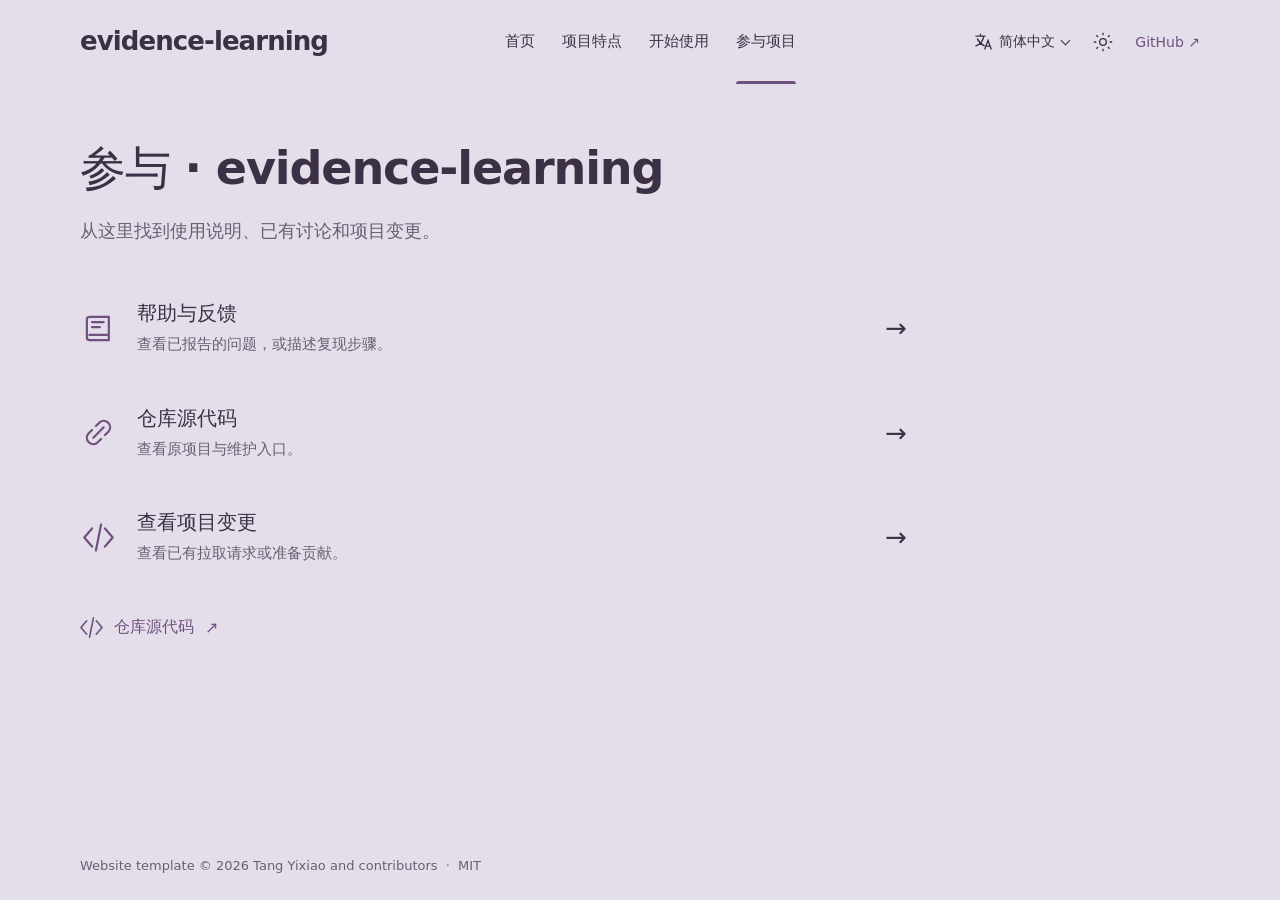
<file: project-website/site/community.html>
<!doctype html>
<html lang="zh-CN" data-locale="zh-CN" data-theme="system" data-default-theme="system" data-site-root="./">
<head>
  <meta charset="utf-8">
  <meta name="viewport" content="width=device-width, initial-scale=1">
  <meta name="generator" content="Project website template">
  <meta name="color-scheme" content="light dark">
  <meta name="description" content="从这里找到使用说明、已有讨论和项目变更。">
  <meta name="theme-color" content="#ffffff" media="(prefers-color-scheme: light)">
  <meta name="theme-color" content="#18191b" media="(prefers-color-scheme: dark)">
  <title>参与项目 · evidence-learning</title>
  <link rel="alternate" hreflang="zh-CN" href="./community.html"><link rel="alternate" hreflang="en" href="./en/community.html">
  <link rel="icon" href="./favicon.svg" type="image/svg+xml">
  <script src="./theme-init.js"></script>
  <link rel="stylesheet" href="./style.css">
  <script src="./script.js" defer></script>
</head>
<body class="page-community" id="top">
  <a class="skip-link" href="#main">跳转到主要内容</a>
  <header class="site-header wrap">
    <a class="brand" href="./index.html">evidence-learning</a>
    <nav class="main-nav" id="main-nav" aria-label="主导航"><a href="./index.html">首页</a><a href="./features.html">项目特点</a><a href="./download.html">开始使用</a><a href="./community.html" aria-current="page">参与项目</a></nav>
    <div class="header-tools">
      <details class="language-picker picker">
        <summary aria-label="选择语言"><svg viewBox="0 0 24 24" fill="none" stroke="currentColor" stroke-width="1.6" aria-hidden="true"><path d="M3 5h12M9 2v3m4 0c-1 6-5 10-10 12m2-9c2 4 5 7 9 9m0 4 4-11 4 11m-6-4h4"/></svg><span class="language-current">简体中文</span></summary>
        <nav class="picker-menu" aria-label="选择语言"><a href="./community.html" lang="zh-CN" hreflang="zh-CN" aria-current="true">简体中文</a><a href="./en/community.html" lang="en" hreflang="en">English</a></nav>
      </details>
      <details class="theme-picker picker" hidden>
        <summary aria-label="选择主题"><svg class="theme-sun" viewBox="0 0 24 24" fill="none" stroke="currentColor" stroke-width="1.6" aria-hidden="true"><circle cx="12" cy="12" r="4"/><path d="M12 1v3m0 16v3M1 12h3m16 0h3M4 4l2 2m12 12 2 2M4 20l2-2M18 6l2-2"/></svg><svg class="theme-moon" viewBox="0 0 24 24" fill="none" stroke="currentColor" stroke-width="1.6" aria-hidden="true"><path d="M20.5 14A9 9 0 0 1 10 3.5 9 9 0 1 0 20.5 14Z"/></svg><span class="theme-current">跟随系统</span></summary>
        <div class="picker-menu"><button type="button" data-theme-choice="light" aria-pressed="false"><svg class="" viewBox="0 0 24 24" fill="none" stroke="currentColor" stroke-width="1.7" stroke-linecap="round" stroke-linejoin="round" aria-hidden="true"><circle cx="12" cy="12" r="4"/><path d="M12 1v3m0 16v3M1 12h3m16 0h3M4 4l2 2m12 12 2 2M4 20l2-2M18 6l2-2"/></svg><span>浅色</span></button><button type="button" data-theme-choice="dark" aria-pressed="false"><svg class="" viewBox="0 0 24 24" fill="none" stroke="currentColor" stroke-width="1.7" stroke-linecap="round" stroke-linejoin="round" aria-hidden="true"><path d="M20.5 14A9 9 0 0 1 10 3.5 9 9 0 1 0 20.5 14Z"/></svg><span>深色</span></button><button type="button" data-theme-choice="system" aria-pressed="false"><svg class="" viewBox="0 0 24 24" fill="none" stroke="currentColor" stroke-width="1.7" stroke-linecap="round" stroke-linejoin="round" aria-hidden="true"><rect x="2" y="3" width="20" height="14" rx="2"/><path d="M12 17v4m-5 0h10"/></svg><span>跟随系统</span></button></div>
      </details>
      <a class="repository-link" href="https://github.com/tangyixiao/evidence-learning">GitHub <span aria-hidden="true">↗</span></a>
      <button class="menu-toggle" type="button" aria-label="打开导航" data-open-label="打开导航" data-close-label="关闭导航" aria-expanded="false" aria-controls="main-nav" hidden><svg viewBox="0 0 24 24" fill="none" stroke="currentColor" stroke-width="1.8" aria-hidden="true"><path d="M3 6h18M3 12h18M3 18h18"/></svg></button>
    </div>
  </header>
  <main id="main" class="wrap"><header class="page-heading"><h1>参与 · evidence-learning</h1><p>从这里找到使用说明、已有讨论和项目变更。</p></header><div class="community-rows"><a class="community-row" href="https://github.com/tangyixiao/evidence-learning/issues"><svg class="" viewBox="0 0 24 24" fill="none" stroke="currentColor" stroke-width="1.7" stroke-linecap="round" stroke-linejoin="round" aria-hidden="true"><path d="M5 3h15v18H5a2 2 0 0 1-2-2V5a2 2 0 0 1 2-2Zm0 14h15M7 7h9M7 11h6"/></svg><span class="row-copy"><strong>帮助与反馈</strong><span>查看已报告的问题，或描述复现步骤。</span></span><span class="arrow" aria-hidden="true">→</span></a><a class="community-row" href="https://github.com/tangyixiao/evidence-learning"><svg class="" viewBox="0 0 24 24" fill="none" stroke="currentColor" stroke-width="1.7" stroke-linecap="round" stroke-linejoin="round" aria-hidden="true"><path d="m10 7 3-3a5 5 0 0 1 7 7l-3 3M14 17l-3 3a5 5 0 0 1-7-7l3-3m1 6 8-8"/></svg><span class="row-copy"><strong>仓库源代码</strong><span>查看原项目与维护入口。</span></span><span class="arrow" aria-hidden="true">→</span></a><a class="community-row" href="https://github.com/tangyixiao/evidence-learning/pulls"><svg class="" viewBox="0 0 24 24" fill="none" stroke="currentColor" stroke-width="1.7" stroke-linecap="round" stroke-linejoin="round" aria-hidden="true"><path d="m7 5-6 7 6 7M17 5l6 7-6 7M14 2l-4 20"/></svg><span class="row-copy"><strong>查看项目变更</strong><span>查看已有拉取请求或准备贡献。</span></span><span class="arrow" aria-hidden="true">→</span></a></div><a class="source-link" href="https://github.com/tangyixiao/evidence-learning"><svg class="" viewBox="0 0 24 24" fill="none" stroke="currentColor" stroke-width="1.7" stroke-linecap="round" stroke-linejoin="round" aria-hidden="true"><path d="m7 5-6 7 6 7M17 5l6 7-6 7M14 2l-4 20"/></svg>仓库源代码 <span aria-hidden="true">↗</span></a></main>
  <footer class="site-footer wrap"><p>Website template © 2026 Tang Yixiao and contributors <span aria-hidden="true">·</span> <a href="https://github.com/tangyixiao/evidence-learning/blob/main/LICENSE">MIT</a></p></footer>
</body>
</html>
</file>
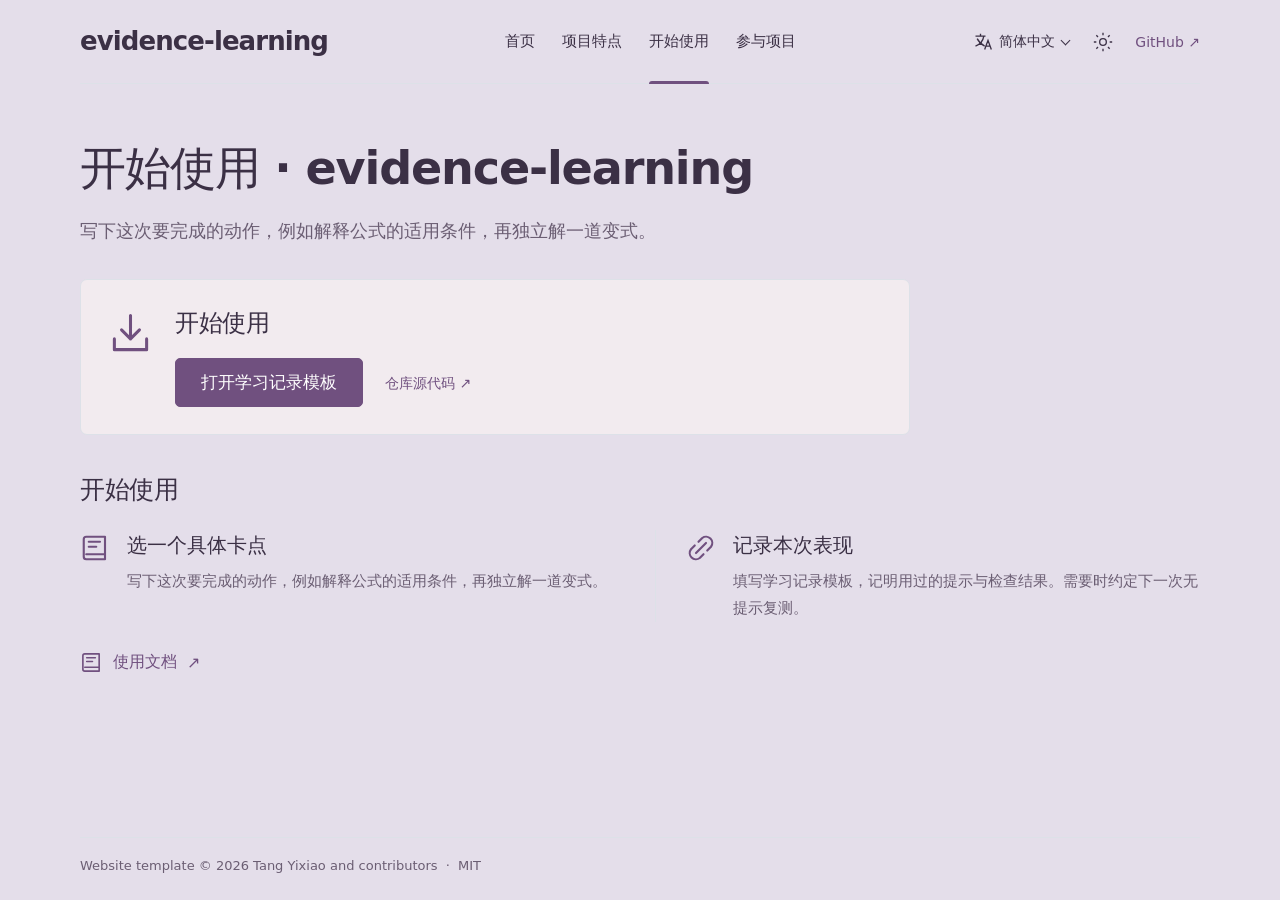
<file: project-website/site/download.html>
<!doctype html>
<html lang="zh-CN" data-locale="zh-CN" data-theme="system" data-default-theme="system" data-site-root="./">
<head>
  <meta charset="utf-8">
  <meta name="viewport" content="width=device-width, initial-scale=1">
  <meta name="generator" content="Project website template">
  <meta name="color-scheme" content="light dark">
  <meta name="description" content="写下这次要完成的动作，例如解释公式的适用条件，再独立解一道变式。">
  <meta name="theme-color" content="#ffffff" media="(prefers-color-scheme: light)">
  <meta name="theme-color" content="#18191b" media="(prefers-color-scheme: dark)">
  <title>开始使用 · evidence-learning</title>
  <link rel="alternate" hreflang="zh-CN" href="./download.html"><link rel="alternate" hreflang="en" href="./en/download.html">
  <link rel="icon" href="./favicon.svg" type="image/svg+xml">
  <script src="./theme-init.js"></script>
  <link rel="stylesheet" href="./style.css">
  <script src="./script.js" defer></script>
</head>
<body class="page-download" id="top">
  <a class="skip-link" href="#main">跳转到主要内容</a>
  <header class="site-header wrap">
    <a class="brand" href="./index.html">evidence-learning</a>
    <nav class="main-nav" id="main-nav" aria-label="主导航"><a href="./index.html">首页</a><a href="./features.html">项目特点</a><a href="./download.html" aria-current="page">开始使用</a><a href="./community.html">参与项目</a></nav>
    <div class="header-tools">
      <details class="language-picker picker">
        <summary aria-label="选择语言"><svg viewBox="0 0 24 24" fill="none" stroke="currentColor" stroke-width="1.6" aria-hidden="true"><path d="M3 5h12M9 2v3m4 0c-1 6-5 10-10 12m2-9c2 4 5 7 9 9m0 4 4-11 4 11m-6-4h4"/></svg><span class="language-current">简体中文</span></summary>
        <nav class="picker-menu" aria-label="选择语言"><a href="./download.html" lang="zh-CN" hreflang="zh-CN" aria-current="true">简体中文</a><a href="./en/download.html" lang="en" hreflang="en">English</a></nav>
      </details>
      <details class="theme-picker picker" hidden>
        <summary aria-label="选择主题"><svg class="theme-sun" viewBox="0 0 24 24" fill="none" stroke="currentColor" stroke-width="1.6" aria-hidden="true"><circle cx="12" cy="12" r="4"/><path d="M12 1v3m0 16v3M1 12h3m16 0h3M4 4l2 2m12 12 2 2M4 20l2-2M18 6l2-2"/></svg><svg class="theme-moon" viewBox="0 0 24 24" fill="none" stroke="currentColor" stroke-width="1.6" aria-hidden="true"><path d="M20.5 14A9 9 0 0 1 10 3.5 9 9 0 1 0 20.5 14Z"/></svg><span class="theme-current">跟随系统</span></summary>
        <div class="picker-menu"><button type="button" data-theme-choice="light" aria-pressed="false"><svg class="" viewBox="0 0 24 24" fill="none" stroke="currentColor" stroke-width="1.7" stroke-linecap="round" stroke-linejoin="round" aria-hidden="true"><circle cx="12" cy="12" r="4"/><path d="M12 1v3m0 16v3M1 12h3m16 0h3M4 4l2 2m12 12 2 2M4 20l2-2M18 6l2-2"/></svg><span>浅色</span></button><button type="button" data-theme-choice="dark" aria-pressed="false"><svg class="" viewBox="0 0 24 24" fill="none" stroke="currentColor" stroke-width="1.7" stroke-linecap="round" stroke-linejoin="round" aria-hidden="true"><path d="M20.5 14A9 9 0 0 1 10 3.5 9 9 0 1 0 20.5 14Z"/></svg><span>深色</span></button><button type="button" data-theme-choice="system" aria-pressed="false"><svg class="" viewBox="0 0 24 24" fill="none" stroke="currentColor" stroke-width="1.7" stroke-linecap="round" stroke-linejoin="round" aria-hidden="true"><rect x="2" y="3" width="20" height="14" rx="2"/><path d="M12 17v4m-5 0h10"/></svg><span>跟随系统</span></button></div>
      </details>
      <a class="repository-link" href="https://github.com/tangyixiao/evidence-learning">GitHub <span aria-hidden="true">↗</span></a>
      <button class="menu-toggle" type="button" aria-label="打开导航" data-open-label="打开导航" data-close-label="关闭导航" aria-expanded="false" aria-controls="main-nav" hidden><svg viewBox="0 0 24 24" fill="none" stroke="currentColor" stroke-width="1.8" aria-hidden="true"><path d="M3 6h18M3 12h18M3 18h18"/></svg></button>
    </div>
  </header>
  <main id="main" class="wrap"><header class="page-heading"><h1>开始使用 · evidence-learning</h1><p>写下这次要完成的动作，例如解释公式的适用条件，再独立解一道变式。</p></header><section class="download-panel" aria-labelledby="download-version"><svg class="" viewBox="0 0 24 24" fill="none" stroke="currentColor" stroke-width="1.7" stroke-linecap="round" stroke-linejoin="round" aria-hidden="true"><path d="M12 2v13m-5-5 5 5 5-5M3 15v6h18v-6"/></svg><div><h2 id="download-version">开始使用</h2><div class="download-actions"><a class="button button-primary" href="https://github.com/tangyixiao/evidence-learning/blob/main/assets/session.md">打开学习记录模板</a><a class="release-link" href="https://github.com/tangyixiao/evidence-learning">仓库源代码 <span aria-hidden="true">↗</span></a></div></div></section><section class="getting-started" id="instructions"><h2>开始使用</h2><div class="start-steps"><a class="start-step" href="https://github.com/tangyixiao/evidence-learning/blob/main/assets/session.md"><span class="step-icon"><svg class="" viewBox="0 0 24 24" fill="none" stroke="currentColor" stroke-width="1.7" stroke-linecap="round" stroke-linejoin="round" aria-hidden="true"><path d="M5 3h15v18H5a2 2 0 0 1-2-2V5a2 2 0 0 1 2-2Zm0 14h15M7 7h9M7 11h6"/></svg></span><span><strong>选一个具体卡点</strong><span>写下这次要完成的动作，例如解释公式的适用条件，再独立解一道变式。</span></span></a><a class="start-step" href="https://github.com/tangyixiao/evidence-learning/blob/main/references/adaptive-teaching.md"><span class="step-icon"><svg class="" viewBox="0 0 24 24" fill="none" stroke="currentColor" stroke-width="1.7" stroke-linecap="round" stroke-linejoin="round" aria-hidden="true"><path d="m10 7 3-3a5 5 0 0 1 7 7l-3 3M14 17l-3 3a5 5 0 0 1-7-7l3-3m1 6 8-8"/></svg></span><span><strong>记录本次表现</strong><span>填写学习记录模板，记明用过的提示与检查结果。需要时约定下一次无提示复测。</span></span></a></div></section><a class="docs-link" href="https://github.com/tangyixiao/evidence-learning/blob/main/references/adaptive-teaching.md"><svg class="" viewBox="0 0 24 24" fill="none" stroke="currentColor" stroke-width="1.7" stroke-linecap="round" stroke-linejoin="round" aria-hidden="true"><path d="M5 3h15v18H5a2 2 0 0 1-2-2V5a2 2 0 0 1 2-2Zm0 14h15M7 7h9M7 11h6"/></svg>使用文档 <span aria-hidden="true">↗</span></a></main>
  <footer class="site-footer wrap"><p>Website template © 2026 Tang Yixiao and contributors <span aria-hidden="true">·</span> <a href="https://github.com/tangyixiao/evidence-learning/blob/main/LICENSE">MIT</a></p></footer>
</body>
</html>
</file>
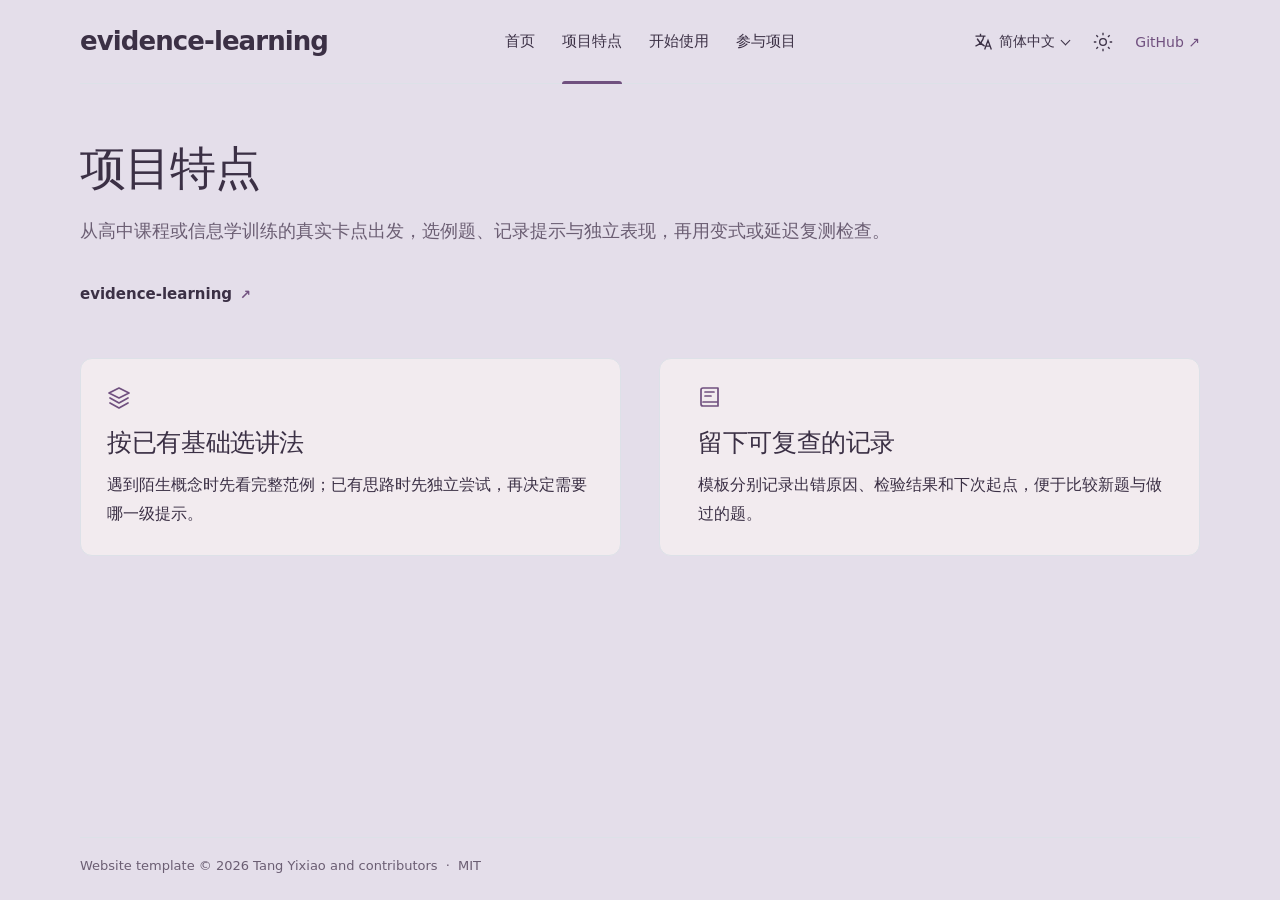
<file: project-website/site/features.html>
<!doctype html>
<html lang="zh-CN" data-locale="zh-CN" data-theme="system" data-default-theme="system" data-site-root="./">
<head>
  <meta charset="utf-8">
  <meta name="viewport" content="width=device-width, initial-scale=1">
  <meta name="generator" content="Project website template">
  <meta name="color-scheme" content="light dark">
  <meta name="description" content="从高中课程或信息学训练的真实卡点出发，选例题、记录提示与独立表现，再用变式或延迟复测检查。">
  <meta name="theme-color" content="#ffffff" media="(prefers-color-scheme: light)">
  <meta name="theme-color" content="#18191b" media="(prefers-color-scheme: dark)">
  <title>项目特点 · evidence-learning</title>
  <link rel="alternate" hreflang="zh-CN" href="./features.html"><link rel="alternate" hreflang="en" href="./en/features.html">
  <link rel="icon" href="./favicon.svg" type="image/svg+xml">
  <script src="./theme-init.js"></script>
  <link rel="stylesheet" href="./style.css">
  <script src="./script.js" defer></script>
</head>
<body class="page-features" id="top">
  <a class="skip-link" href="#main">跳转到主要内容</a>
  <header class="site-header wrap">
    <a class="brand" href="./index.html">evidence-learning</a>
    <nav class="main-nav" id="main-nav" aria-label="主导航"><a href="./index.html">首页</a><a href="./features.html" aria-current="page">项目特点</a><a href="./download.html">开始使用</a><a href="./community.html">参与项目</a></nav>
    <div class="header-tools">
      <details class="language-picker picker">
        <summary aria-label="选择语言"><svg viewBox="0 0 24 24" fill="none" stroke="currentColor" stroke-width="1.6" aria-hidden="true"><path d="M3 5h12M9 2v3m4 0c-1 6-5 10-10 12m2-9c2 4 5 7 9 9m0 4 4-11 4 11m-6-4h4"/></svg><span class="language-current">简体中文</span></summary>
        <nav class="picker-menu" aria-label="选择语言"><a href="./features.html" lang="zh-CN" hreflang="zh-CN" aria-current="true">简体中文</a><a href="./en/features.html" lang="en" hreflang="en">English</a></nav>
      </details>
      <details class="theme-picker picker" hidden>
        <summary aria-label="选择主题"><svg class="theme-sun" viewBox="0 0 24 24" fill="none" stroke="currentColor" stroke-width="1.6" aria-hidden="true"><circle cx="12" cy="12" r="4"/><path d="M12 1v3m0 16v3M1 12h3m16 0h3M4 4l2 2m12 12 2 2M4 20l2-2M18 6l2-2"/></svg><svg class="theme-moon" viewBox="0 0 24 24" fill="none" stroke="currentColor" stroke-width="1.6" aria-hidden="true"><path d="M20.5 14A9 9 0 0 1 10 3.5 9 9 0 1 0 20.5 14Z"/></svg><span class="theme-current">跟随系统</span></summary>
        <div class="picker-menu"><button type="button" data-theme-choice="light" aria-pressed="false"><svg class="" viewBox="0 0 24 24" fill="none" stroke="currentColor" stroke-width="1.7" stroke-linecap="round" stroke-linejoin="round" aria-hidden="true"><circle cx="12" cy="12" r="4"/><path d="M12 1v3m0 16v3M1 12h3m16 0h3M4 4l2 2m12 12 2 2M4 20l2-2M18 6l2-2"/></svg><span>浅色</span></button><button type="button" data-theme-choice="dark" aria-pressed="false"><svg class="" viewBox="0 0 24 24" fill="none" stroke="currentColor" stroke-width="1.7" stroke-linecap="round" stroke-linejoin="round" aria-hidden="true"><path d="M20.5 14A9 9 0 0 1 10 3.5 9 9 0 1 0 20.5 14Z"/></svg><span>深色</span></button><button type="button" data-theme-choice="system" aria-pressed="false"><svg class="" viewBox="0 0 24 24" fill="none" stroke="currentColor" stroke-width="1.7" stroke-linecap="round" stroke-linejoin="round" aria-hidden="true"><rect x="2" y="3" width="20" height="14" rx="2"/><path d="M12 17v4m-5 0h10"/></svg><span>跟随系统</span></button></div>
      </details>
      <a class="repository-link" href="https://github.com/tangyixiao/evidence-learning">GitHub <span aria-hidden="true">↗</span></a>
      <button class="menu-toggle" type="button" aria-label="打开导航" data-open-label="打开导航" data-close-label="关闭导航" aria-expanded="false" aria-controls="main-nav" hidden><svg viewBox="0 0 24 24" fill="none" stroke="currentColor" stroke-width="1.8" aria-hidden="true"><path d="M3 6h18M3 12h18M3 18h18"/></svg></button>
    </div>
  </header>
  <main id="main" class="wrap"><header class="page-heading"><h1>项目特点</h1><p>从高中课程或信息学训练的真实卡点出发，选例题、记录提示与独立表现，再用变式或延迟复测检查。</p></header><nav class="platforms" aria-label="支持的平台"><a class="platform-link" href="https://tangyixiao.github.io/evidence-learning/"><span>evidence-learning</span><span class="platform-arrow" aria-hidden="true">↗</span></a></nav><div class="feature-groups"><article class="feature guide-feature"><svg class="" viewBox="0 0 24 24" fill="none" stroke="currentColor" stroke-width="1.7" stroke-linecap="round" stroke-linejoin="round" aria-hidden="true"><path d="m12 3 10 5-10 5L2 8l10-5Zm-9 10 9 5 9-5M3 18l9 5 9-5"/></svg><div class="feature-copy"><h2>按已有基础选讲法</h2><p>遇到陌生概念时先看完整范例；已有思路时先独立尝试，再决定需要哪一级提示。</p></div></article><article class="feature guide-feature"><svg class="" viewBox="0 0 24 24" fill="none" stroke="currentColor" stroke-width="1.7" stroke-linecap="round" stroke-linejoin="round" aria-hidden="true"><path d="M5 3h15v18H5a2 2 0 0 1-2-2V5a2 2 0 0 1 2-2Zm0 14h15M7 7h9M7 11h6"/></svg><div class="feature-copy"><h2>留下可复查的记录</h2><p>模板分别记录出错原因、检验结果和下次起点，便于比较新题与做过的题。</p></div></article></div></main>
  <footer class="site-footer wrap"><p>Website template © 2026 Tang Yixiao and contributors <span aria-hidden="true">·</span> <a href="https://github.com/tangyixiao/evidence-learning/blob/main/LICENSE">MIT</a></p></footer>
</body>
</html>
</file>
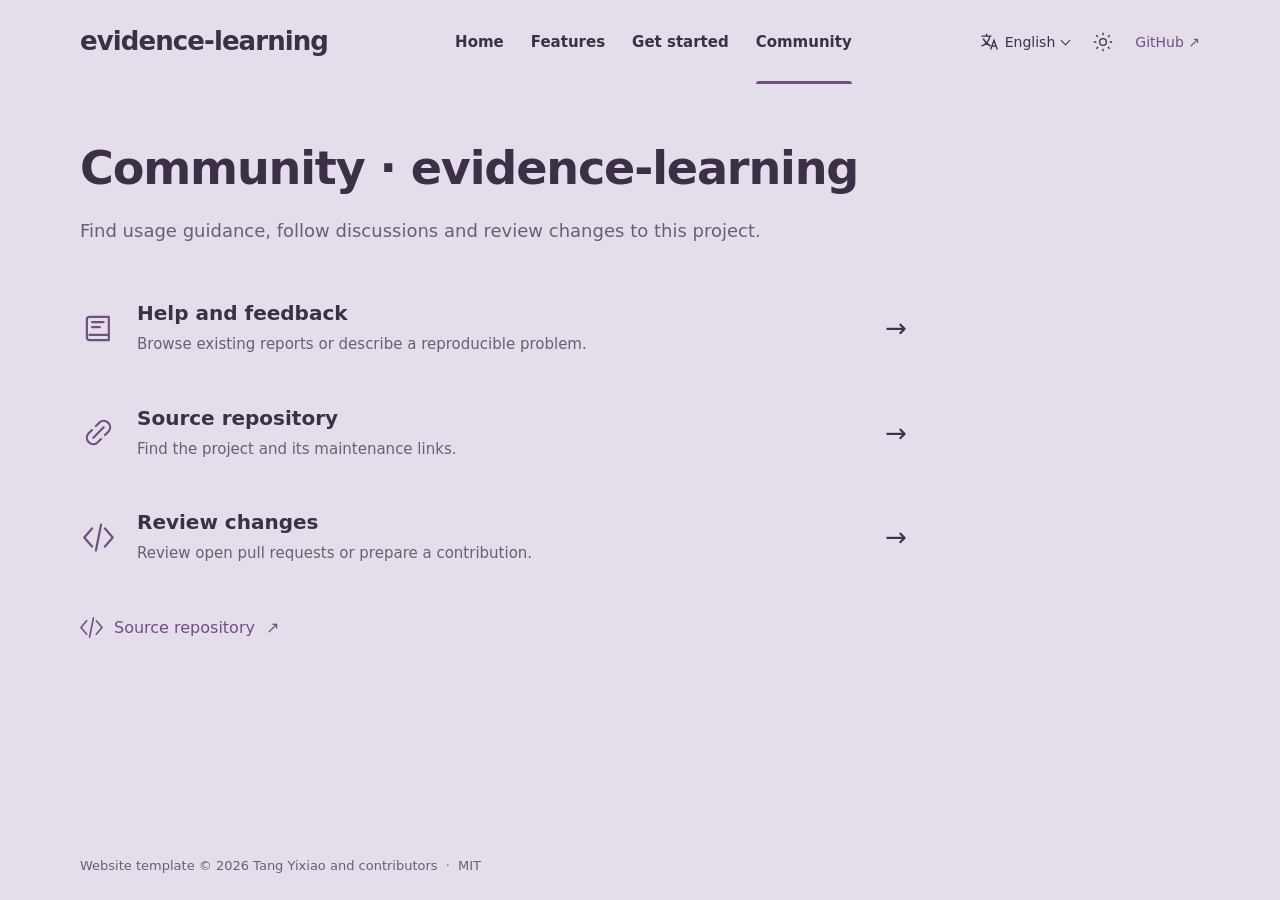
<file: project-website/site/en/community.html>
<!doctype html>
<html lang="en" data-locale="en" data-theme="system" data-default-theme="system" data-site-root="../">
<head>
  <meta charset="utf-8">
  <meta name="viewport" content="width=device-width, initial-scale=1">
  <meta name="generator" content="Project website template">
  <meta name="color-scheme" content="light dark">
  <meta name="description" content="Find usage guidance, follow discussions and review changes to this project.">
  <meta name="theme-color" content="#ffffff" media="(prefers-color-scheme: light)">
  <meta name="theme-color" content="#18191b" media="(prefers-color-scheme: dark)">
  <title>Community · evidence-learning</title>
  <link rel="alternate" hreflang="zh-CN" href="../community.html"><link rel="alternate" hreflang="en" href="../en/community.html">
  <link rel="icon" href="../favicon.svg" type="image/svg+xml">
  <script src="../theme-init.js"></script>
  <link rel="stylesheet" href="../style.css">
  <script src="../script.js" defer></script>
</head>
<body class="page-community" id="top">
  <a class="skip-link" href="#main">Skip to main content</a>
  <header class="site-header wrap">
    <a class="brand" href="./index.html">evidence-learning</a>
    <nav class="main-nav" id="main-nav" aria-label="Main navigation"><a href="./index.html">Home</a><a href="./features.html">Features</a><a href="./download.html">Get started</a><a href="./community.html" aria-current="page">Community</a></nav>
    <div class="header-tools">
      <details class="language-picker picker">
        <summary aria-label="Choose language"><svg viewBox="0 0 24 24" fill="none" stroke="currentColor" stroke-width="1.6" aria-hidden="true"><path d="M3 5h12M9 2v3m4 0c-1 6-5 10-10 12m2-9c2 4 5 7 9 9m0 4 4-11 4 11m-6-4h4"/></svg><span class="language-current">English</span></summary>
        <nav class="picker-menu" aria-label="Choose language"><a href="../community.html" lang="zh-CN" hreflang="zh-CN">简体中文</a><a href="../en/community.html" lang="en" hreflang="en" aria-current="true">English</a></nav>
      </details>
      <details class="theme-picker picker" hidden>
        <summary aria-label="Choose theme"><svg class="theme-sun" viewBox="0 0 24 24" fill="none" stroke="currentColor" stroke-width="1.6" aria-hidden="true"><circle cx="12" cy="12" r="4"/><path d="M12 1v3m0 16v3M1 12h3m16 0h3M4 4l2 2m12 12 2 2M4 20l2-2M18 6l2-2"/></svg><svg class="theme-moon" viewBox="0 0 24 24" fill="none" stroke="currentColor" stroke-width="1.6" aria-hidden="true"><path d="M20.5 14A9 9 0 0 1 10 3.5 9 9 0 1 0 20.5 14Z"/></svg><span class="theme-current">System</span></summary>
        <div class="picker-menu"><button type="button" data-theme-choice="light" aria-pressed="false"><svg class="" viewBox="0 0 24 24" fill="none" stroke="currentColor" stroke-width="1.7" stroke-linecap="round" stroke-linejoin="round" aria-hidden="true"><circle cx="12" cy="12" r="4"/><path d="M12 1v3m0 16v3M1 12h3m16 0h3M4 4l2 2m12 12 2 2M4 20l2-2M18 6l2-2"/></svg><span>Light</span></button><button type="button" data-theme-choice="dark" aria-pressed="false"><svg class="" viewBox="0 0 24 24" fill="none" stroke="currentColor" stroke-width="1.7" stroke-linecap="round" stroke-linejoin="round" aria-hidden="true"><path d="M20.5 14A9 9 0 0 1 10 3.5 9 9 0 1 0 20.5 14Z"/></svg><span>Dark</span></button><button type="button" data-theme-choice="system" aria-pressed="false"><svg class="" viewBox="0 0 24 24" fill="none" stroke="currentColor" stroke-width="1.7" stroke-linecap="round" stroke-linejoin="round" aria-hidden="true"><rect x="2" y="3" width="20" height="14" rx="2"/><path d="M12 17v4m-5 0h10"/></svg><span>System</span></button></div>
      </details>
      <a class="repository-link" href="https://github.com/tangyixiao/evidence-learning">GitHub <span aria-hidden="true">↗</span></a>
      <button class="menu-toggle" type="button" aria-label="Open navigation" data-open-label="Open navigation" data-close-label="Close navigation" aria-expanded="false" aria-controls="main-nav" hidden><svg viewBox="0 0 24 24" fill="none" stroke="currentColor" stroke-width="1.8" aria-hidden="true"><path d="M3 6h18M3 12h18M3 18h18"/></svg></button>
    </div>
  </header>
  <main id="main" class="wrap"><header class="page-heading"><h1>Community · evidence-learning</h1><p>Find usage guidance, follow discussions and review changes to this project.</p></header><div class="community-rows"><a class="community-row" href="https://github.com/tangyixiao/evidence-learning/issues"><svg class="" viewBox="0 0 24 24" fill="none" stroke="currentColor" stroke-width="1.7" stroke-linecap="round" stroke-linejoin="round" aria-hidden="true"><path d="M5 3h15v18H5a2 2 0 0 1-2-2V5a2 2 0 0 1 2-2Zm0 14h15M7 7h9M7 11h6"/></svg><span class="row-copy"><strong>Help and feedback</strong><span>Browse existing reports or describe a reproducible problem.</span></span><span class="arrow" aria-hidden="true">→</span></a><a class="community-row" href="https://github.com/tangyixiao/evidence-learning"><svg class="" viewBox="0 0 24 24" fill="none" stroke="currentColor" stroke-width="1.7" stroke-linecap="round" stroke-linejoin="round" aria-hidden="true"><path d="m10 7 3-3a5 5 0 0 1 7 7l-3 3M14 17l-3 3a5 5 0 0 1-7-7l3-3m1 6 8-8"/></svg><span class="row-copy"><strong>Source repository</strong><span>Find the project and its maintenance links.</span></span><span class="arrow" aria-hidden="true">→</span></a><a class="community-row" href="https://github.com/tangyixiao/evidence-learning/pulls"><svg class="" viewBox="0 0 24 24" fill="none" stroke="currentColor" stroke-width="1.7" stroke-linecap="round" stroke-linejoin="round" aria-hidden="true"><path d="m7 5-6 7 6 7M17 5l6 7-6 7M14 2l-4 20"/></svg><span class="row-copy"><strong>Review changes</strong><span>Review open pull requests or prepare a contribution.</span></span><span class="arrow" aria-hidden="true">→</span></a></div><a class="source-link" href="https://github.com/tangyixiao/evidence-learning"><svg class="" viewBox="0 0 24 24" fill="none" stroke="currentColor" stroke-width="1.7" stroke-linecap="round" stroke-linejoin="round" aria-hidden="true"><path d="m7 5-6 7 6 7M17 5l6 7-6 7M14 2l-4 20"/></svg>Source repository <span aria-hidden="true">↗</span></a></main>
  <footer class="site-footer wrap"><p>Website template © 2026 Tang Yixiao and contributors <span aria-hidden="true">·</span> <a href="https://github.com/tangyixiao/evidence-learning/blob/main/LICENSE">MIT</a></p></footer>
</body>
</html>
</file>
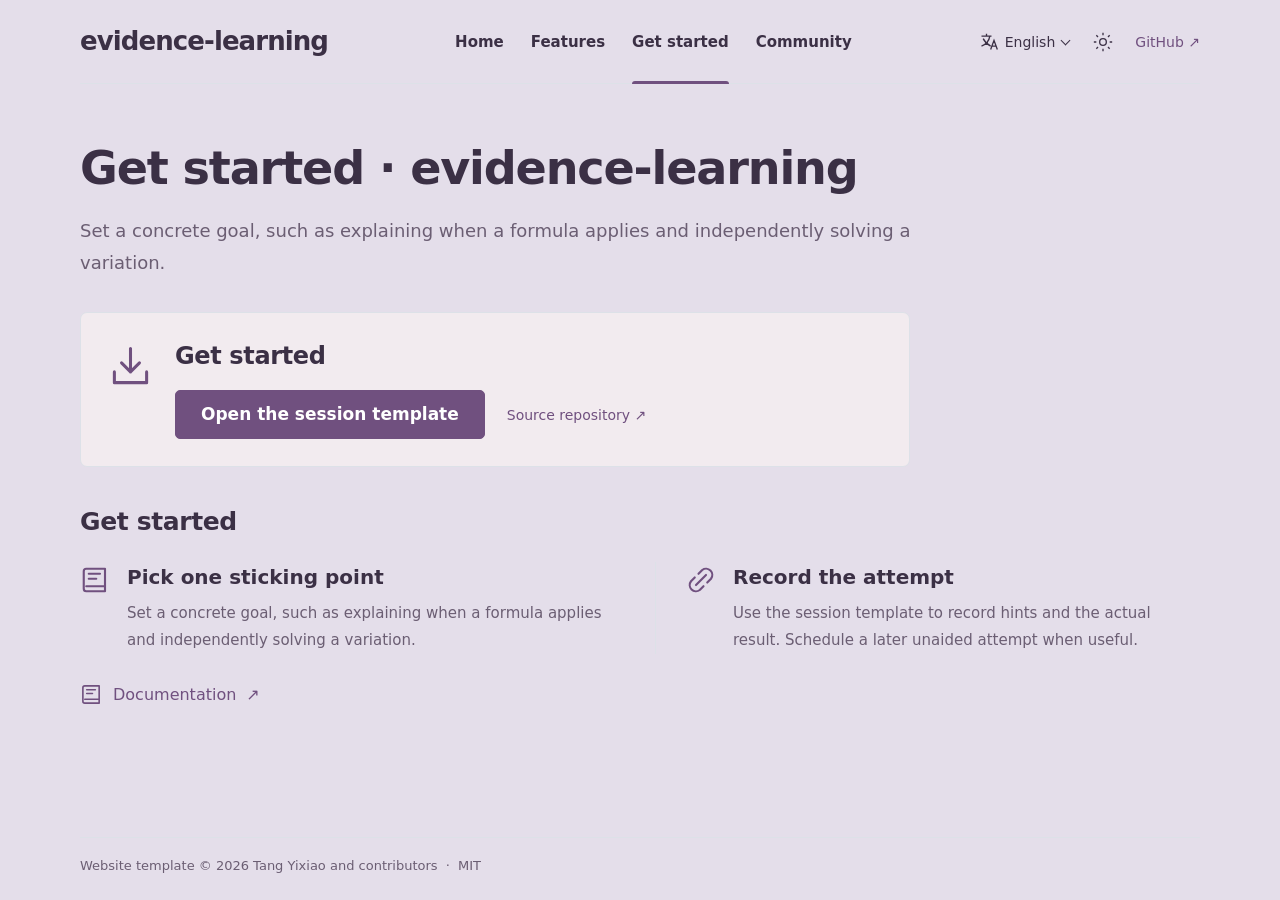
<file: project-website/site/en/download.html>
<!doctype html>
<html lang="en" data-locale="en" data-theme="system" data-default-theme="system" data-site-root="../">
<head>
  <meta charset="utf-8">
  <meta name="viewport" content="width=device-width, initial-scale=1">
  <meta name="generator" content="Project website template">
  <meta name="color-scheme" content="light dark">
  <meta name="description" content="Set a concrete goal, such as explaining when a formula applies and independently solving a variation.">
  <meta name="theme-color" content="#ffffff" media="(prefers-color-scheme: light)">
  <meta name="theme-color" content="#18191b" media="(prefers-color-scheme: dark)">
  <title>Get started · evidence-learning</title>
  <link rel="alternate" hreflang="zh-CN" href="../download.html"><link rel="alternate" hreflang="en" href="../en/download.html">
  <link rel="icon" href="../favicon.svg" type="image/svg+xml">
  <script src="../theme-init.js"></script>
  <link rel="stylesheet" href="../style.css">
  <script src="../script.js" defer></script>
</head>
<body class="page-download" id="top">
  <a class="skip-link" href="#main">Skip to main content</a>
  <header class="site-header wrap">
    <a class="brand" href="./index.html">evidence-learning</a>
    <nav class="main-nav" id="main-nav" aria-label="Main navigation"><a href="./index.html">Home</a><a href="./features.html">Features</a><a href="./download.html" aria-current="page">Get started</a><a href="./community.html">Community</a></nav>
    <div class="header-tools">
      <details class="language-picker picker">
        <summary aria-label="Choose language"><svg viewBox="0 0 24 24" fill="none" stroke="currentColor" stroke-width="1.6" aria-hidden="true"><path d="M3 5h12M9 2v3m4 0c-1 6-5 10-10 12m2-9c2 4 5 7 9 9m0 4 4-11 4 11m-6-4h4"/></svg><span class="language-current">English</span></summary>
        <nav class="picker-menu" aria-label="Choose language"><a href="../download.html" lang="zh-CN" hreflang="zh-CN">简体中文</a><a href="../en/download.html" lang="en" hreflang="en" aria-current="true">English</a></nav>
      </details>
      <details class="theme-picker picker" hidden>
        <summary aria-label="Choose theme"><svg class="theme-sun" viewBox="0 0 24 24" fill="none" stroke="currentColor" stroke-width="1.6" aria-hidden="true"><circle cx="12" cy="12" r="4"/><path d="M12 1v3m0 16v3M1 12h3m16 0h3M4 4l2 2m12 12 2 2M4 20l2-2M18 6l2-2"/></svg><svg class="theme-moon" viewBox="0 0 24 24" fill="none" stroke="currentColor" stroke-width="1.6" aria-hidden="true"><path d="M20.5 14A9 9 0 0 1 10 3.5 9 9 0 1 0 20.5 14Z"/></svg><span class="theme-current">System</span></summary>
        <div class="picker-menu"><button type="button" data-theme-choice="light" aria-pressed="false"><svg class="" viewBox="0 0 24 24" fill="none" stroke="currentColor" stroke-width="1.7" stroke-linecap="round" stroke-linejoin="round" aria-hidden="true"><circle cx="12" cy="12" r="4"/><path d="M12 1v3m0 16v3M1 12h3m16 0h3M4 4l2 2m12 12 2 2M4 20l2-2M18 6l2-2"/></svg><span>Light</span></button><button type="button" data-theme-choice="dark" aria-pressed="false"><svg class="" viewBox="0 0 24 24" fill="none" stroke="currentColor" stroke-width="1.7" stroke-linecap="round" stroke-linejoin="round" aria-hidden="true"><path d="M20.5 14A9 9 0 0 1 10 3.5 9 9 0 1 0 20.5 14Z"/></svg><span>Dark</span></button><button type="button" data-theme-choice="system" aria-pressed="false"><svg class="" viewBox="0 0 24 24" fill="none" stroke="currentColor" stroke-width="1.7" stroke-linecap="round" stroke-linejoin="round" aria-hidden="true"><rect x="2" y="3" width="20" height="14" rx="2"/><path d="M12 17v4m-5 0h10"/></svg><span>System</span></button></div>
      </details>
      <a class="repository-link" href="https://github.com/tangyixiao/evidence-learning">GitHub <span aria-hidden="true">↗</span></a>
      <button class="menu-toggle" type="button" aria-label="Open navigation" data-open-label="Open navigation" data-close-label="Close navigation" aria-expanded="false" aria-controls="main-nav" hidden><svg viewBox="0 0 24 24" fill="none" stroke="currentColor" stroke-width="1.8" aria-hidden="true"><path d="M3 6h18M3 12h18M3 18h18"/></svg></button>
    </div>
  </header>
  <main id="main" class="wrap"><header class="page-heading"><h1>Get started · evidence-learning</h1><p>Set a concrete goal, such as explaining when a formula applies and independently solving a variation.</p></header><section class="download-panel" aria-labelledby="download-version"><svg class="" viewBox="0 0 24 24" fill="none" stroke="currentColor" stroke-width="1.7" stroke-linecap="round" stroke-linejoin="round" aria-hidden="true"><path d="M12 2v13m-5-5 5 5 5-5M3 15v6h18v-6"/></svg><div><h2 id="download-version">Get started</h2><div class="download-actions"><a class="button button-primary" href="https://github.com/tangyixiao/evidence-learning/blob/main/assets/session.md">Open the session template</a><a class="release-link" href="https://github.com/tangyixiao/evidence-learning">Source repository <span aria-hidden="true">↗</span></a></div></div></section><section class="getting-started" id="instructions"><h2>Get started</h2><div class="start-steps"><a class="start-step" href="https://github.com/tangyixiao/evidence-learning/blob/main/assets/session.md"><span class="step-icon"><svg class="" viewBox="0 0 24 24" fill="none" stroke="currentColor" stroke-width="1.7" stroke-linecap="round" stroke-linejoin="round" aria-hidden="true"><path d="M5 3h15v18H5a2 2 0 0 1-2-2V5a2 2 0 0 1 2-2Zm0 14h15M7 7h9M7 11h6"/></svg></span><span><strong>Pick one sticking point</strong><span>Set a concrete goal, such as explaining when a formula applies and independently solving a variation.</span></span></a><a class="start-step" href="https://github.com/tangyixiao/evidence-learning/blob/main/references/adaptive-teaching.md"><span class="step-icon"><svg class="" viewBox="0 0 24 24" fill="none" stroke="currentColor" stroke-width="1.7" stroke-linecap="round" stroke-linejoin="round" aria-hidden="true"><path d="m10 7 3-3a5 5 0 0 1 7 7l-3 3M14 17l-3 3a5 5 0 0 1-7-7l3-3m1 6 8-8"/></svg></span><span><strong>Record the attempt</strong><span>Use the session template to record hints and the actual result. Schedule a later unaided attempt when useful.</span></span></a></div></section><a class="docs-link" href="https://github.com/tangyixiao/evidence-learning/blob/main/references/adaptive-teaching.md"><svg class="" viewBox="0 0 24 24" fill="none" stroke="currentColor" stroke-width="1.7" stroke-linecap="round" stroke-linejoin="round" aria-hidden="true"><path d="M5 3h15v18H5a2 2 0 0 1-2-2V5a2 2 0 0 1 2-2Zm0 14h15M7 7h9M7 11h6"/></svg>Documentation <span aria-hidden="true">↗</span></a></main>
  <footer class="site-footer wrap"><p>Website template © 2026 Tang Yixiao and contributors <span aria-hidden="true">·</span> <a href="https://github.com/tangyixiao/evidence-learning/blob/main/LICENSE">MIT</a></p></footer>
</body>
</html>
</file>
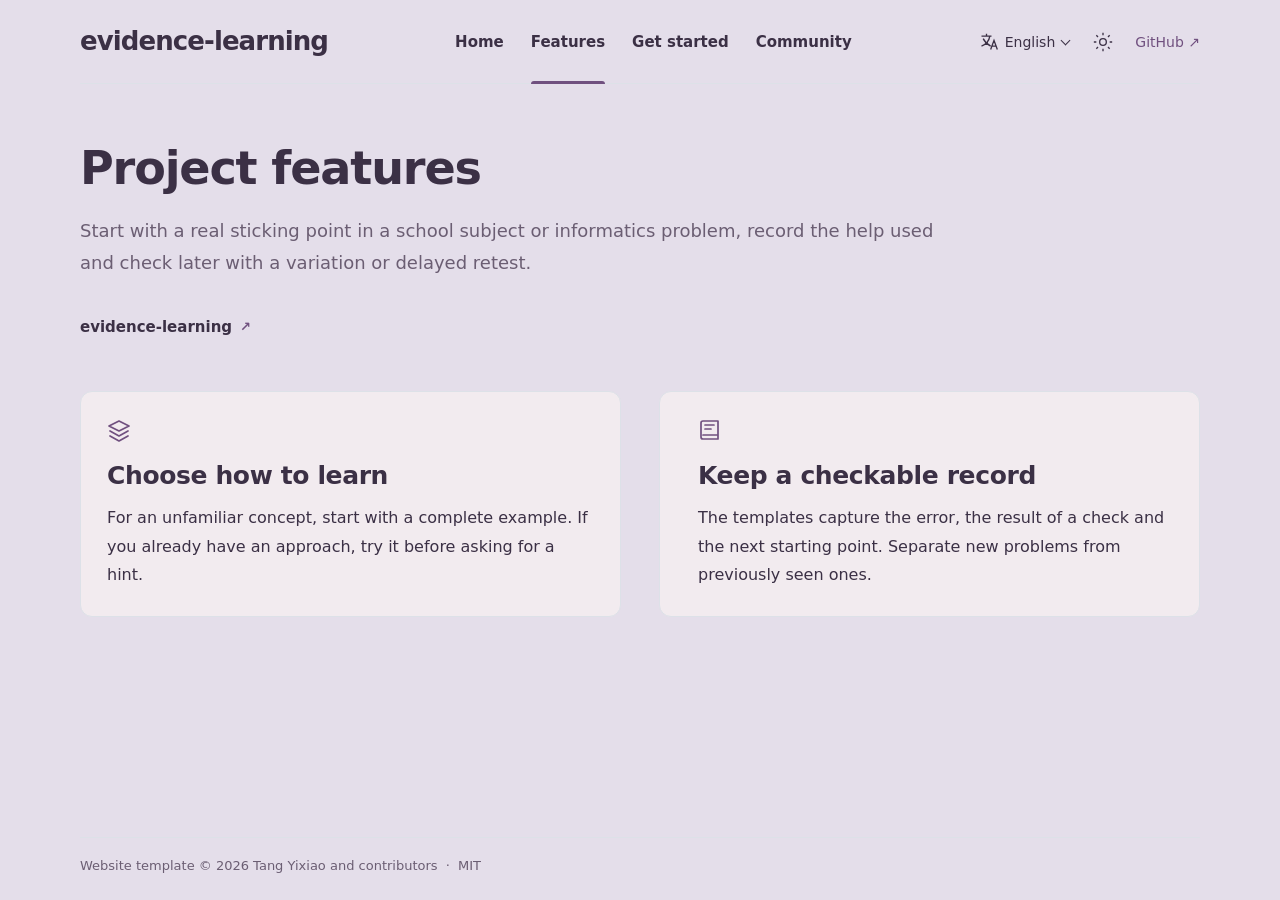
<file: project-website/site/en/features.html>
<!doctype html>
<html lang="en" data-locale="en" data-theme="system" data-default-theme="system" data-site-root="../">
<head>
  <meta charset="utf-8">
  <meta name="viewport" content="width=device-width, initial-scale=1">
  <meta name="generator" content="Project website template">
  <meta name="color-scheme" content="light dark">
  <meta name="description" content="Start with a real sticking point in a school subject or informatics problem, record the help used and check later with a variation or delayed retest.">
  <meta name="theme-color" content="#ffffff" media="(prefers-color-scheme: light)">
  <meta name="theme-color" content="#18191b" media="(prefers-color-scheme: dark)">
  <title>Features · evidence-learning</title>
  <link rel="alternate" hreflang="zh-CN" href="../features.html"><link rel="alternate" hreflang="en" href="../en/features.html">
  <link rel="icon" href="../favicon.svg" type="image/svg+xml">
  <script src="../theme-init.js"></script>
  <link rel="stylesheet" href="../style.css">
  <script src="../script.js" defer></script>
</head>
<body class="page-features" id="top">
  <a class="skip-link" href="#main">Skip to main content</a>
  <header class="site-header wrap">
    <a class="brand" href="./index.html">evidence-learning</a>
    <nav class="main-nav" id="main-nav" aria-label="Main navigation"><a href="./index.html">Home</a><a href="./features.html" aria-current="page">Features</a><a href="./download.html">Get started</a><a href="./community.html">Community</a></nav>
    <div class="header-tools">
      <details class="language-picker picker">
        <summary aria-label="Choose language"><svg viewBox="0 0 24 24" fill="none" stroke="currentColor" stroke-width="1.6" aria-hidden="true"><path d="M3 5h12M9 2v3m4 0c-1 6-5 10-10 12m2-9c2 4 5 7 9 9m0 4 4-11 4 11m-6-4h4"/></svg><span class="language-current">English</span></summary>
        <nav class="picker-menu" aria-label="Choose language"><a href="../features.html" lang="zh-CN" hreflang="zh-CN">简体中文</a><a href="../en/features.html" lang="en" hreflang="en" aria-current="true">English</a></nav>
      </details>
      <details class="theme-picker picker" hidden>
        <summary aria-label="Choose theme"><svg class="theme-sun" viewBox="0 0 24 24" fill="none" stroke="currentColor" stroke-width="1.6" aria-hidden="true"><circle cx="12" cy="12" r="4"/><path d="M12 1v3m0 16v3M1 12h3m16 0h3M4 4l2 2m12 12 2 2M4 20l2-2M18 6l2-2"/></svg><svg class="theme-moon" viewBox="0 0 24 24" fill="none" stroke="currentColor" stroke-width="1.6" aria-hidden="true"><path d="M20.5 14A9 9 0 0 1 10 3.5 9 9 0 1 0 20.5 14Z"/></svg><span class="theme-current">System</span></summary>
        <div class="picker-menu"><button type="button" data-theme-choice="light" aria-pressed="false"><svg class="" viewBox="0 0 24 24" fill="none" stroke="currentColor" stroke-width="1.7" stroke-linecap="round" stroke-linejoin="round" aria-hidden="true"><circle cx="12" cy="12" r="4"/><path d="M12 1v3m0 16v3M1 12h3m16 0h3M4 4l2 2m12 12 2 2M4 20l2-2M18 6l2-2"/></svg><span>Light</span></button><button type="button" data-theme-choice="dark" aria-pressed="false"><svg class="" viewBox="0 0 24 24" fill="none" stroke="currentColor" stroke-width="1.7" stroke-linecap="round" stroke-linejoin="round" aria-hidden="true"><path d="M20.5 14A9 9 0 0 1 10 3.5 9 9 0 1 0 20.5 14Z"/></svg><span>Dark</span></button><button type="button" data-theme-choice="system" aria-pressed="false"><svg class="" viewBox="0 0 24 24" fill="none" stroke="currentColor" stroke-width="1.7" stroke-linecap="round" stroke-linejoin="round" aria-hidden="true"><rect x="2" y="3" width="20" height="14" rx="2"/><path d="M12 17v4m-5 0h10"/></svg><span>System</span></button></div>
      </details>
      <a class="repository-link" href="https://github.com/tangyixiao/evidence-learning">GitHub <span aria-hidden="true">↗</span></a>
      <button class="menu-toggle" type="button" aria-label="Open navigation" data-open-label="Open navigation" data-close-label="Close navigation" aria-expanded="false" aria-controls="main-nav" hidden><svg viewBox="0 0 24 24" fill="none" stroke="currentColor" stroke-width="1.8" aria-hidden="true"><path d="M3 6h18M3 12h18M3 18h18"/></svg></button>
    </div>
  </header>
  <main id="main" class="wrap"><header class="page-heading"><h1>Project features</h1><p>Start with a real sticking point in a school subject or informatics problem, record the help used and check later with a variation or delayed retest.</p></header><nav class="platforms" aria-label="Supported platforms"><a class="platform-link" href="https://tangyixiao.github.io/evidence-learning/"><span>evidence-learning</span><span class="platform-arrow" aria-hidden="true">↗</span></a></nav><div class="feature-groups"><article class="feature guide-feature"><svg class="" viewBox="0 0 24 24" fill="none" stroke="currentColor" stroke-width="1.7" stroke-linecap="round" stroke-linejoin="round" aria-hidden="true"><path d="m12 3 10 5-10 5L2 8l10-5Zm-9 10 9 5 9-5M3 18l9 5 9-5"/></svg><div class="feature-copy"><h2>Choose how to learn</h2><p>For an unfamiliar concept, start with a complete example. If you already have an approach, try it before asking for a hint.</p></div></article><article class="feature guide-feature"><svg class="" viewBox="0 0 24 24" fill="none" stroke="currentColor" stroke-width="1.7" stroke-linecap="round" stroke-linejoin="round" aria-hidden="true"><path d="M5 3h15v18H5a2 2 0 0 1-2-2V5a2 2 0 0 1 2-2Zm0 14h15M7 7h9M7 11h6"/></svg><div class="feature-copy"><h2>Keep a checkable record</h2><p>The templates capture the error, the result of a check and the next starting point. Separate new problems from previously seen ones.</p></div></article></div></main>
  <footer class="site-footer wrap"><p>Website template © 2026 Tang Yixiao and contributors <span aria-hidden="true">·</span> <a href="https://github.com/tangyixiao/evidence-learning/blob/main/LICENSE">MIT</a></p></footer>
</body>
</html>
</file>
<file: assets/fonts/fonts.css>
@font-face {
  font-family: 'Hanken Grotesk';
  font-style: normal;
  font-weight: 400;
  font-display: swap;
  src: url(cf4b8930b864b433.woff2) format('truetype');
}
@font-face {
  font-family: 'Hanken Grotesk';
  font-style: normal;
  font-weight: 500;
  font-display: swap;
  src: url(bac34dd4b9537444.woff2) format('truetype');
}
@font-face {
  font-family: 'Hanken Grotesk';
  font-style: normal;
  font-weight: 600;
  font-display: swap;
  src: url(0b905a4fc43ece05.woff2) format('truetype');
}
@font-face {
  font-family: 'Newsreader';
  font-style: normal;
  font-weight: 400;
  font-display: swap;
  src: url(d6c65600eb0149bc.woff2) format('truetype');
}
@font-face {
  font-family: 'Newsreader';
  font-style: normal;
  font-weight: 500;
  font-display: swap;
  src: url(3208926ba69d6886.woff2) format('truetype');
}
@font-face {
  font-family: 'Newsreader';
  font-style: normal;
  font-weight: 600;
  font-display: swap;
  src: url(151ae355673a2936.woff2) format('truetype');
}
@font-face {
  font-family: 'Newsreader';
  font-style: normal;
  font-weight: 700;
  font-display: swap;
  src: url(33e1f2853df3544d.woff2) format('truetype');
}
</file>
<file: assets/fonts/display.css>
@font-face {
  font-family: 'Cormorant Garamond';
  font-style: normal;
  font-weight: 400;
  font-display: swap;
  src: url(bb8f3c3b0ca40380.woff2) format('truetype');
}
@font-face {
  font-family: 'Cormorant Garamond';
  font-style: normal;
  font-weight: 600;
  font-display: swap;
  src: url(705776b6237d1fd4.woff2) format('truetype');
}
</file>
<file: assets/site.css>
/* Shared accessibility and reading primitives. Project compositions are separate. */
*{box-sizing:border-box}html{scroll-behavior:smooth;scroll-padding-top:90px}body{margin:0;background:var(--bg);color:var(--ink);font:400 16px/1.75 var(--font-body);-webkit-font-smoothing:antialiased}a{color:inherit;text-decoration-thickness:1px;text-underline-offset:5px}button,input{font:inherit}button,a{-webkit-tap-highlight-color:transparent}button{cursor:pointer}button:focus-visible,a:focus-visible,input:focus-visible{outline:3px solid var(--accent);outline-offset:4px}img{display:block;max-width:100%;height:auto}p{margin:0 0 1em}h1,h2,h3{line-height:1.18;font-weight:500;margin:0;text-wrap:balance}h1,h2{font-family:var(--font-display)}h1{letter-spacing:-.055em}h2{font-size:clamp(30px,4vw,54px);letter-spacing:-.035em}h3{font-size:21px}ul{padding-left:1.2em}.wrap{max-width:1440px;margin:auto;padding:0 64px}.eyebrow{font:500 12px/1.5 var(--font-mono);letter-spacing:.12em;text-transform:uppercase;color:var(--accent)}.lede{font-size:clamp(17px,1.7vw,22px);line-height:1.75;color:var(--muted);max-width:42em}.kicker{display:inline-flex;gap:12px;align-items:center;font:500 12px/1.6 var(--font-mono);letter-spacing:.06em}.kicker:before{content:"";width:7px;height:7px;border-radius:50%;background:var(--accent)}.btn{display:inline-flex;justify-content:center;align-items:center;gap:14px;min-height:48px;padding:12px 24px;border:1px solid var(--accent);background:var(--accent);color:var(--accent-ink);text-decoration:none;border-radius:4px;font:500 14px/1.5 var(--font-body);transition:transform .18s,filter .18s}.btn:hover{transform:translateY(-2px);filter:brightness(1.08)}.btn:active{transform:translateY(1px)}.btn.secondary{background:transparent;color:var(--ink);border-color:var(--line)}.actions{display:flex;flex-wrap:wrap;align-items:center;gap:14px;margin-top:32px}.text-link{font-size:14px;color:var(--muted)}.section{padding:100px 0}.section-heading{display:flex;align-items:baseline;gap:32px;justify-content:space-between;margin-bottom:48px}.section-heading p{max-width:34em;color:var(--muted);margin:0}.top-rule{border-top:1px solid var(--line)}.section-number{font:12px var(--font-mono);color:var(--accent);margin-bottom:20px}.status-note{color:var(--muted);max-width:65em;font-size:14px}.caps{list-style:none;padding:0;margin:0}.caps li{padding:26px 0;border-top:1px solid var(--line)}.caps h3{margin-bottom:12px}.caps p{color:var(--muted);margin:0;font-size:15px}.source-area{min-width:0}.source-link{font:12px/1.6 var(--font-mono);color:var(--muted);display:block;margin:0 0 14px;overflow-wrap:anywhere}.source-area>.docs-code{margin-top:0}.code-layout{display:grid;grid-template-columns:minmax(0,1fr) minmax(0,1.2fr);gap:80px;align-items:start}.site-footer{padding:56px 0 30px;border-top:1px solid var(--line)}.footer-top{display:flex;gap:40px;justify-content:space-between;align-items:center;margin-bottom:42px}.footer-name{font-family:var(--font-display);font-size:30px;letter-spacing:-.025em}.footer-links{display:flex;gap:24px;flex-wrap:wrap;font-size:13px;color:var(--muted)}.footer-bottom{font:11px/1.8 var(--font-mono);display:flex;justify-content:space-between;gap:24px;color:var(--muted)}.footer-bottom details{max-width:65%}.footer-bottom summary{cursor:pointer}.footer-bottom ul{padding-left:18px}.footer-bottom a{overflow-wrap:anywhere}
/* One functional navigation shell; the projects keep their own typography and art. */
.site-nav{position:sticky;top:0;z-index:60;height:76px;background:var(--bg);border-bottom:1px solid var(--line)}.nav-inner{height:100%;display:flex;align-items:center;gap:32px}.site-brand{font:600 17px/1.3 var(--font-body);letter-spacing:-.02em;text-decoration:none;max-width:38%;overflow-wrap:anywhere}.site-links{margin-left:auto;display:flex;gap:28px;align-items:center}.site-links a{font-size:13px;text-decoration:none;position:relative}.site-links a:after{content:"";position:absolute;bottom:-6px;left:0;width:0;height:1px;background:currentColor;transition:width .2s}.site-links a:hover:after{width:100%}.nav-controls{display:flex;align-items:center;gap:12px}.nav-cta{min-height:38px;padding:9px 17px;font-size:12px}.site-theme,.site-menu-toggle{height:40px;width:40px;display:grid;place-items:center;color:var(--ink);border:1px solid var(--line);background:transparent;border-radius:50%;padding:0}.site-theme:hover,.site-menu-toggle:hover{background:var(--surface)}.site-menu-toggle{display:none;border-radius:4px}.skip-link{position:absolute;left:-9999px;top:8px;background:var(--bg);padding:12px;z-index:90}.skip-link:focus{left:20px}.site-drawer{display:none}.site-nav.is-open .site-drawer{display:flex}.site-drawer{position:fixed;inset:76px 0 0;background:var(--bg);padding:48px 24px;flex-direction:column;gap:24px;font-size:26px}.site-drawer a{text-decoration:none}.site-drawer .drawer-note{font-size:14px;color:var(--muted);margin-top:auto}.site-drawer[hidden]{display:none!important}
/* Atlas — a copper and parchment historical folio. */
.atlas-hero{position:relative;padding:52px 0 70px;overflow:hidden}.atlas-dateline{display:flex;justify-content:space-between;border-block:1px solid var(--line);padding:12px 0;font:12px var(--font-mono);letter-spacing:.15em}.atlas-title{font-size:clamp(72px,12vw,176px);letter-spacing:.02em;text-align:center;margin:44px 0 14px;font-family:var(--font-display);font-weight:400}.atlas-subtitle{font:italic clamp(16px,2vw,26px) var(--font-display);text-align:center;color:var(--muted);margin-bottom:38px}.atlas-grid{display:grid;grid-template-columns:minmax(0,1fr) minmax(0,1.65fr);gap:72px;align-items:center}.atlas-grid .project-3d{min-height:480px}.atlas-copy{border-left:3px solid var(--accent);padding-left:30px}.atlas-copy h2{font-size:36px;margin:14px 0 24px}.atlas-flags{display:grid;grid-template-columns:repeat(4,1fr);gap:24px;border-block:1px solid var(--line);padding:40px 0}.atlas-flags a{display:flex;align-items:center;justify-content:center;min-height:100px}.atlas-flags img{max-height:140px;object-fit:contain}.atlas-margins{display:grid;grid-template-columns:180px minmax(0,1fr) minmax(0,1fr);gap:50px}.atlas-margins .caps li:first-child{border-top:0;padding-top:0}
/* Editorial — an actual reading room, with a red pencil interaction. */
.editorial-hero{padding:80px 0 60px}.editorial-masthead{display:flex;justify-content:space-between;gap:30px;border-bottom:3px double var(--line);padding-bottom:16px;font:12px var(--font-mono);letter-spacing:.08em}.editorial-columns{display:grid;grid-template-columns:minmax(0,1.25fr) minmax(0,.75fr);gap:90px;margin-top:58px}.editorial-title{font-size:clamp(58px,7.3vw,112px);font-weight:400;letter-spacing:-.035em}.editorial-title em{font-weight:400;color:var(--accent)}.editorial-intro{margin-top:36px;max-width:34em}.editorial-side{border-left:1px solid var(--line);padding-left:40px}.editorial-side .project-3d{min-height:380px}.editorial-note{font:italic 18px/1.8 var(--font-display);color:var(--muted);margin-top:24px}.proof-sheet{border:1px solid var(--line);padding:48px;background:var(--surface);position:relative}.proof-sheet:before{content:"01 / EDIT";font:11px var(--font-mono);color:var(--accent);display:block;margin-bottom:28px}.proof-sentence{font:400 clamp(24px,3vw,42px)/1.8 var(--font-display);letter-spacing:-.01em;margin-bottom:24px}.proof-sentence del{text-decoration-color:var(--accent);text-decoration-thickness:2px;color:var(--muted)}.proof-sentence ins{text-decoration:none;color:var(--accent);border-bottom:2px solid var(--accent)}.proof-sheet button{background:transparent;border:0;border-bottom:1px solid var(--accent);color:var(--accent);padding:6px 0;font-size:13px}.editorial-content{display:grid;grid-template-columns:minmax(0,1fr) minmax(0,1fr);gap:90px}.editorial-content .caps{counter-reset:entry}.editorial-content .caps li{counter-increment:entry;position:relative;padding-left:48px}.editorial-content .caps li:before{content:"0" counter(entry);position:absolute;left:0;top:28px;font:12px var(--font-mono);color:var(--accent)}
/* Academic folio — paper, typography and a genuine template preview. */
.folio-hero{padding:70px 0}.folio-topline{display:flex;gap:40px;align-items:center}.folio-seal{height:72px;width:72px;border:1px solid var(--accent);border-radius:50%;display:grid;place-items:center;font-family:var(--font-display);font-size:30px;color:var(--accent)}.folio-grid{display:grid;grid-template-columns:minmax(0,.92fr) minmax(0,1.08fr);gap:70px;align-items:center;margin-top:42px}.folio-title{font-size:clamp(56px,7vw,100px);font-family:var(--font-display);font-weight:400;letter-spacing:.005em}.folio-preview{padding:28px;background:var(--accent);box-shadow:18px 18px 0 var(--line)}.folio-preview img{width:100%;height:auto;background:#fff}.folio-meta{font:12px var(--font-mono);margin-top:20px;color:var(--muted)}.folio-layout{display:grid;grid-template-columns:minmax(0,1fr) minmax(0,1fr);gap:80px;align-items:center}.folio-layout .project-3d{min-height:430px}.folio-tabs{display:flex;gap:8px;margin-top:22px}.folio-tabs button{background:transparent;border:1px solid var(--line);color:var(--ink);padding:8px 16px;font-size:12px}.folio-tabs button[aria-pressed=true]{background:var(--accent);color:var(--accent-ink);border-color:var(--accent)}
/* Training notebook — legible learning records, not a made-up analytics board. */
.notebook-hero{padding:64px 0 74px}.notebook-head{display:grid;grid-template-columns:minmax(0,1.1fr) minmax(0,.9fr);gap:74px;align-items:center}.notebook-title{font-size:clamp(55px,7.5vw,108px);letter-spacing:-.055em}.notebook-title b{font-weight:500;color:var(--accent)}.notebook-model{background:var(--surface);border-radius:50% 50% 12px 12px;padding:28px 10px 0;border:1px solid var(--line)}.notebook-model .project-3d{min-height:440px}.learning-steps{margin-top:70px;display:grid;grid-template-columns:repeat(3,1fr);gap:32px}.learning-step{border-top:3px solid var(--accent);padding-top:20px}.learning-step span{font:12px var(--font-mono);color:var(--accent)}.learning-step h3{margin:16px 0}.learning-step p{font-size:15px;color:var(--muted)}.notebook-paper{background:var(--surface);border:1px solid var(--line);padding:42px;box-shadow:8px 10px 0 var(--line)}
/* Catalog — navigation through real folders and source materials. */
.catalog-hero{padding:74px 0 40px}.catalog-heading{display:flex;justify-content:space-between;gap:50px;align-items:flex-end;padding-bottom:48px;border-bottom:1px solid var(--line)}.catalog-title{font-size:clamp(60px,9vw,130px);line-height:.98}.catalog-heading .lede{max-width:28em}.catalog-index{display:grid;grid-template-columns:minmax(0,.6fr) minmax(0,1.4fr);gap:70px;padding-top:50px}.catalog-marker{position:sticky;top:110px;align-self:start;font:12px/2 var(--font-mono);color:var(--accent)}.directory-list{list-style:none;padding:0;margin:0}.directory-list li{border-bottom:1px solid var(--line)}.directory-list a{padding:22px 4px;display:flex;align-items:center;gap:22px;justify-content:space-between;text-decoration:none;transition:padding .2s,background .2s}.directory-list a:hover{padding-left:18px;background:var(--surface)}.directory-list .file-type{font:11px var(--font-mono);color:var(--muted);margin-left:auto}.directory-list strong{font-size:20px;font-weight:500;overflow-wrap:anywhere}.catalog-aside{padding:35px;border:1px solid var(--line);background:var(--surface)}
/* Terminal/tool pages use their own compact, typographic workbench. */
.terminal-hero{padding:54px 0 74px}.terminal-label{display:flex;align-items:center;gap:12px;font:12px var(--font-mono);color:var(--accent)}.terminal-label:before{content:"";width:9px;height:9px;background:var(--accent);border-radius:50%}.terminal-grid{display:grid;grid-template-columns:minmax(0,1fr) minmax(0,1.1fr);gap:70px;align-items:center;margin-top:52px}.terminal-title{font-size:clamp(52px,6vw,86px);font-family:var(--font-display);line-height:1.06}.terminal-stage{border:1px solid var(--line);border-radius:18px;background:var(--surface);padding:16px;box-shadow:0 28px 60px -45px var(--ink)}.terminal-stage .project-3d{min-height:430px}.terminal-facts{display:flex;gap:24px;font:11px var(--font-mono);margin-top:40px;color:var(--muted);flex-wrap:wrap}.terminal-facts span{border-left:2px solid var(--accent);padding-left:12px}
/* The archive is a photographic publication. The wall has a deliberate physical depth mode. */
.archive-hero{padding:42px 0 80px;overflow:hidden}.archive-masthead{display:flex;justify-content:space-between;align-items:center;gap:20px;font:11px var(--font-mono);letter-spacing:.1em;padding-bottom:20px;border-bottom:1px solid var(--line)}.archive-heading{display:grid;grid-template-columns:minmax(0,1.2fr) minmax(0,.8fr);gap:70px;align-items:end;margin-top:44px}.archive-year{font:400 clamp(70px,12vw,172px)/.9 var(--font-display);letter-spacing:-.06em}.archive-year small{font:500 .24em/1.6 var(--font-body);letter-spacing:.03em;display:block;margin-top:24px}.archive-heading .lede{font-size:17px;max-width:26em;margin-bottom:0}.archive-controls{display:flex;gap:12px;align-items:center;justify-content:space-between;margin:36px 0 0;font-size:12px}.archive-controls button{border:1px solid var(--line);padding:8px 16px;background:transparent;color:var(--ink);border-radius:30px}.archive-controls button[aria-pressed=true]{background:var(--ink);color:var(--bg)}.photo-wall{position:relative;display:grid;grid-template-columns:minmax(0,1.35fr) minmax(0,1fr) minmax(0,1fr);gap:24px;align-items:center;min-height:540px;perspective:1500px;padding:40px 0;transform-style:preserve-3d}.archive-print{position:relative;background:var(--paper,var(--surface));border:1px solid var(--line);padding:14px 14px 26px;box-shadow:0 12px 30px -20px #0006;transform:translateZ(0);transition:transform .6s,box-shadow .6s;display:block}.archive-print img{width:100%;height:340px;object-fit:contain}.photo-wall.is-depth .archive-print:nth-child(1){transform:rotateY(12deg) rotateX(3deg) translateZ(70px);z-index:3}.photo-wall.is-depth .archive-print:nth-child(2){transform:rotateY(-10deg) rotateZ(3deg) translateZ(-20px);z-index:2}.photo-wall.is-depth .archive-print:nth-child(3){transform:rotateY(-16deg) rotateZ(-3deg) translateZ(-80px);z-index:1}.photo-wall.is-depth .archive-print{box-shadow:25px 35px 50px -34px #000a}.archive-layout-poster .archive-heading{grid-template-columns:minmax(0,1fr);text-align:center;gap:30px}.archive-layout-poster .archive-heading .lede{margin:auto;max-width:45em}.archive-layout-poster .photo-wall{grid-template-columns:minmax(0,1fr) minmax(0,1.5fr) minmax(0,1fr)}.archive-layout-spread .archive-year{font-size:clamp(65px,9vw,126px)}.archive-layout-spread .photo-wall{grid-template-columns:minmax(0,1fr) minmax(0,1fr);gap:40px}.archive-layout-spread .archive-print:first-child{grid-row:span 2}.archive-layout-spread .archive-print:first-child img{height:470px}.archive-layout-spread .archive-print:not(:first-child) img{height:200px}.archive-layout-ribbon .archive-heading{grid-template-columns:minmax(0,.9fr) minmax(0,1.1fr)}.archive-layout-ribbon .photo-wall{grid-template-columns:repeat(3,1fr);border-block:1px solid var(--line);margin-top:30px}.archive-caption-row{display:grid;grid-template-columns:minmax(0,1fr) minmax(0,1fr) minmax(0,1fr);gap:24px;padding:0 0 28px;font:11px var(--font-mono);color:var(--muted)}.archive-links{display:grid;grid-template-columns:minmax(0,1fr) minmax(0,1fr);gap:80px}.archive-links p{max-width:45em}.archive-source{padding:32px;background:var(--surface);border-top:3px solid var(--accent)}
/* Timeline / tiny repositories remain purposeful and compact. */
.timeline-hero{padding:84px 0}.timeline-title{font-size:clamp(56px,8vw,118px);max-width:13ch}.timeline-grid{display:grid;grid-template-columns:minmax(0,.6fr) minmax(0,1.4fr);gap:80px;margin-top:56px}.timeline-date{font:400 44px/1.2 var(--font-display);color:var(--accent)}.timeline-entry{border-left:1px solid var(--line);padding-left:40px}.tiny-hero{padding:100px 0 80px}.tiny-title{font-size:clamp(70px,15vw,210px);font-family:var(--font-mono);letter-spacing:-.07em}.tiny-copy{display:grid;grid-template-columns:minmax(0,.7fr) minmax(0,1.3fr);gap:80px;margin-top:55px}.profile-hero{padding:70px 0}.profile-grid{display:grid;grid-template-columns:minmax(0,1.2fr) minmax(0,.8fr);gap:90px;align-items:center}.profile-title{font-size:clamp(65px,10vw,140px);font-family:var(--font-display);line-height:1.03}.profile-avatar{background:var(--surface);padding:55px;border-radius:50%;max-width:460px;margin:auto;border:1px solid var(--line)}.profile-avatar img{border-radius:50%;width:100%}.profile-disciplines{display:flex;gap:20px;flex-wrap:wrap;margin:30px 0;font:13px var(--font-mono);color:var(--accent)}
@media(max-width:1100px){.wrap{padding-inline:36px}.code-layout,.editorial-columns,.editorial-content,.atlas-grid,.folio-grid,.folio-layout,.notebook-head,.catalog-index,.terminal-grid,.profile-grid{gap:42px}.atlas-margins{grid-template-columns:120px minmax(0,1fr) minmax(0,1fr);gap:30px}.photo-wall{min-height:450px}.archive-print img{height:280px}.archive-heading{gap:40px}.profile-avatar{padding:35px}}
@media(max-width:767px){html{scroll-padding-top:78px}.wrap{padding-inline:22px}.section{padding:64px 0}.section-heading{display:block;margin-bottom:30px}.section-heading p{margin-top:18px}.site-nav{height:64px}.nav-inner{gap:14px}.site-brand{max-width:calc(100% - 110px);font-size:15px}.site-links,.nav-cta{display:none}.nav-controls{margin-left:auto}.site-menu-toggle{display:grid}.site-drawer{top:64px}.site-theme,.site-menu-toggle{height:38px;width:38px}.nav-controls{gap:8px}.code-layout,.editorial-columns,.editorial-content,.atlas-grid,.folio-grid,.folio-layout,.notebook-head,.catalog-index,.terminal-grid,.profile-grid,.archive-links,.timeline-grid,.tiny-copy{grid-template-columns:minmax(0,1fr);gap:38px}.lede{font-size:17px}.actions{gap:12px}.actions .btn{flex:1;min-width:140px}.footer-top{display:block;margin-bottom:30px}.footer-links{margin-top:24px;gap:18px}.footer-bottom{display:block}.footer-bottom details{max-width:100%;margin-top:16px}.atlas-hero{padding-top:28px}.atlas-title{font-size:76px;margin-top:32px}.atlas-subtitle{font-size:19px}.atlas-grid .project-3d{min-height:330px}.atlas-copy{padding-left:20px}.atlas-flags{grid-template-columns:minmax(0,1fr) minmax(0,1fr);gap:18px;padding:28px 0}.atlas-flags img{max-height:90px}.atlas-margins{grid-template-columns:minmax(0,1fr);gap:24px}.editorial-hero{padding:35px 0 45px}.editorial-masthead{font-size:10px;gap:18px}.editorial-columns{margin-top:35px}.editorial-title{font-size:60px}.editorial-side{border-left:0;padding-left:0}.editorial-side .project-3d{min-height:320px}.proof-sheet{padding:28px}.proof-sentence{font-size:28px}.folio-hero{padding:40px 0}.folio-title{font-size:56px}.folio-preview{padding:16px;box-shadow:8px 8px 0 var(--line)}.folio-seal{width:56px;height:56px;font-size:23px}.folio-topline{gap:20px}.folio-grid{margin-top:30px}.folio-layout .project-3d{min-height:320px}.notebook-hero{padding:40px 0}.notebook-title{font-size:58px}.notebook-model .project-3d{min-height:320px}.learning-steps{grid-template-columns:minmax(0,1fr);margin-top:38px;gap:24px}.notebook-paper{padding:25px}.catalog-hero{padding:40px 0}.catalog-heading{display:block;padding-bottom:30px}.catalog-title{font-size:66px}.catalog-heading .lede{margin-top:28px}.catalog-index{padding-top:30px}.catalog-marker{position:static}.directory-list strong{font-size:17px}.directory-list a{gap:15px}.terminal-hero{padding:35px 0}.terminal-title{font-size:54px}.terminal-grid{margin-top:30px}.terminal-stage{padding:8px}.terminal-stage .project-3d{min-height:320px}.archive-hero{padding-top:26px}.archive-masthead{font-size:10px;letter-spacing:.04em}.archive-heading,.archive-layout-ribbon .archive-heading{grid-template-columns:minmax(0,1fr);gap:28px;margin-top:34px}.archive-year{font-size:86px}.archive-heading .lede{max-width:none;font-size:15px}.archive-controls{margin-top:26px}.photo-wall,.archive-layout-poster .photo-wall,.archive-layout-spread .photo-wall,.archive-layout-ribbon .photo-wall{grid-template-columns:minmax(0,1fr);gap:25px;min-height:0;padding:32px 15px}.archive-print img,.archive-layout-spread .archive-print:first-child img,.archive-layout-spread .archive-print:not(:first-child) img{height:260px}.archive-layout-spread .archive-print:first-child{grid-row:auto}.photo-wall.is-depth .archive-print:nth-child(1){transform:rotateY(8deg) rotateZ(-3deg) translateZ(20px)}.photo-wall.is-depth .archive-print:nth-child(2){transform:rotateY(-8deg) rotateZ(3deg) translateZ(0)}.photo-wall.is-depth .archive-print:nth-child(3){transform:rotateY(8deg) rotateZ(-3deg) translateZ(-20px)}.archive-caption-row{display:none}.archive-layout-poster .archive-heading{text-align:left}.archive-layout-poster .archive-heading .lede{margin:0}.archive-layout-spread .archive-year{font-size:76px}.archive-source{padding:24px}.timeline-hero,.tiny-hero{padding:55px 0}.timeline-title{font-size:62px}.tiny-title{font-size:80px}.timeline-entry{padding-left:24px}.profile-hero{padding:40px 0}.profile-title{font-size:76px}.profile-avatar{max-width:300px;padding:30px}.profile-disciplines{font-size:12px;gap:14px}.caps li{padding:21px 0}}
@media(prefers-reduced-motion:reduce){html{scroll-behavior:auto}*,*:before,*:after{scroll-behavior:auto!important;animation:none!important;transition:none!important}.photo-wall .archive-print{transition:none}}

/* Code blocks scroll within their columns, including intermediate grid items. */
.code-layout>*,.editorial-content>*,.atlas-margins>*,.tiny-copy>*,.catalog-index>*,.timeline-grid>*{min-width:0}
</file>
<file: assets/docs-v3.css>
/* v3 documentation: restrained reading surface; page accent comes from its brand. */
:root{--doc-bg:var(--bg,#fbfbfa);--doc-surface:var(--surface,#f1f2ef);--doc-ink:var(--ink,#242622);--doc-muted:var(--muted,#666b62);--doc-line:var(--line,#dedfd9);--doc-accent:var(--accent,#65513c);--code-bg:#f4f5f2;--code-ink:#252c32;--code-comment:#6b756b;--code-key:#8c2c9b;--code-string:#21683c;--code-number:#925e10;--code-name:#155b8a;--code-error:#ab3541;--doc-font:var(--font-text,Inter,"Segoe UI","PingFang SC","Microsoft YaHei",sans-serif);--doc-mono:var(--font-mono,"SFMono-Regular",Consolas,monospace)}
html[data-theme=dark],html[data-color-mode=dark],html.dark{--doc-bg:var(--bg,#111310);--doc-surface:var(--surface,#1b1e19);--doc-ink:var(--ink,#e7eae2);--doc-muted:var(--muted,#a5ac9e);--doc-line:var(--line,#33392f);--doc-accent:var(--accent,#d3ba91);--code-bg:#181d20;--code-ink:#dfe6eb;--code-comment:#94a28e;--code-key:#c7a5ee;--code-string:#a2d4ad;--code-number:#e8ba7a;--code-name:#8bc9e8;--code-error:#f1a0a6;color-scheme:dark}
@media(prefers-color-scheme:dark){html:not([data-theme=light]):not([data-theme=dark]):not([data-color-mode=light]){--doc-bg:var(--bg,#111310);--doc-surface:var(--surface,#1b1e19);--doc-ink:var(--ink,#e7eae2);--doc-muted:var(--muted,#a5ac9e);--doc-line:var(--line,#33392f);--doc-accent:var(--accent,#d3ba91);--code-bg:#181d20;--code-ink:#dfe6eb;--code-comment:#94a28e;--code-key:#c7a5ee;--code-string:#a2d4ad;--code-number:#e8ba7a;--code-name:#8bc9e8;--code-error:#f1a0a6}}
html[data-docs=v3]{scroll-padding-top:108px}.docs-page{margin:0;min-height:100vh;color:var(--doc-ink);background:var(--doc-bg);font-family:var(--doc-font);-webkit-font-smoothing:antialiased}
.docs-page>.nav,.docs-default-nav{position:fixed;inset:0 0 auto;z-index:50;background:var(--doc-bg);border-bottom:1px solid var(--doc-line)}
.docs-default-nav{height:72px;display:flex;align-items:center;justify-content:space-between;padding:0 max(24px,calc((100vw - 1320px)/2));gap:24px}.docs-default-nav a{color:var(--doc-ink);text-decoration:none;font-size:14px}
.docs-shell{max-width:1320px;margin:auto;padding:126px 40px 100px;display:grid;grid-template-columns:220px minmax(0,850px);gap:80px;align-items:start;min-height:0;height:auto}
.docs-sidebar{position:sticky;top:106px;max-height:calc(100vh - 130px);overflow-y:auto;scrollbar-width:thin;font-size:13px;line-height:1.65;padding-right:12px}
.docs-back{color:var(--doc-ink);text-decoration:none;display:inline-block;padding:5px 0 25px;font-weight:550}.docs-toc{border-top:1px solid var(--doc-line);padding-top:23px}.docs-toc summary{cursor:pointer;font-size:13px;font-weight:600;letter-spacing:.02em}
.docs-toc ol,.docs-resources ul{list-style:none;padding:0;margin:18px 0 0}.docs-toc li{margin:3px 0}.docs-toc a{display:block;border-left:2px solid transparent;padding:4px 0 4px 12px;text-decoration:none;color:var(--doc-muted);overflow-wrap:anywhere}
.docs-toc .docs-level-2 a{padding-left:22px}.docs-toc .docs-level-3 a{padding-left:32px}.docs-toc a:hover,.docs-toc a[aria-current=location]{color:var(--doc-accent);border-color:var(--doc-accent)}
.docs-resources{margin-top:28px;border-top:1px solid var(--doc-line);padding-top:22px}.docs-resources h2{margin:0;font:600 12px/1.6 var(--doc-font);letter-spacing:.03em}.docs-resources li{margin:8px 0;overflow-wrap:anywhere}.docs-resources a{color:var(--doc-muted);text-decoration:none}.docs-resources a:hover{text-decoration:underline;color:var(--doc-accent)}
.docs-main{min-width:0;width:100%}.docs-intro{padding-bottom:38px;margin-bottom:42px;border-bottom:1px solid var(--doc-line)}.docs-eyebrow{font-size:11px;letter-spacing:.16em;font-weight:600;color:var(--doc-muted);margin:0 0 18px}
.docs-intro h1{font:500 clamp(30px,3.2vw,44px)/1.16 var(--doc-font);letter-spacing:-.035em;margin:0 0 16px;max-width:none;overflow-wrap:anywhere}.docs-intro>p:not(.docs-eyebrow){font-size:15px;line-height:1.7;color:var(--doc-muted);margin:0 0 20px}.docs-source{display:flex;gap:18px;align-items:center;flex-wrap:wrap;font-size:12px;color:var(--doc-muted)}.docs-source a{color:var(--doc-accent);text-decoration:none}.docs-source code{font-family:var(--doc-mono);font-size:11px}
.docs-markdown{font:400 16px/1.85 var(--doc-font);overflow-wrap:anywhere;min-width:0}.docs-markdown>:first-child{margin-top:0}.docs-markdown>:last-child{margin-bottom:0}.docs-markdown p,.docs-markdown ul,.docs-markdown ol,.docs-markdown blockquote,.docs-markdown details{margin:0 0 24px}
.docs-markdown h1,.docs-markdown h2,.docs-markdown h3,.docs-markdown h4,.docs-markdown h5,.docs-markdown h6{max-width:none;position:relative;scroll-margin-top:110px;line-height:1.4;text-wrap:initial;letter-spacing:-.02em;font-weight:550;color:var(--doc-ink)}
.docs-markdown h1{font-size:30px;margin:48px 0 24px}.docs-markdown h2{font-size:25px;margin:52px 0 24px;padding-bottom:13px;border-bottom:1px solid var(--doc-line)}.docs-markdown h3{font-size:20px;margin:38px 0 18px}.docs-markdown h4,.docs-markdown h5,.docs-markdown h6{font-size:17px;margin:30px 0 16px}
.docs-heading-anchor{margin-left:10px;font-size:.75em;opacity:0;text-decoration:none!important;color:var(--doc-muted)!important}.docs-markdown :is(h1,h2,h3,h4,h5,h6):hover .docs-heading-anchor,.docs-heading-anchor:focus-visible{opacity:1}
.docs-markdown a{color:var(--doc-accent);text-decoration:underline;text-decoration-thickness:1px;text-underline-offset:3px}.docs-markdown strong{font-weight:650}.docs-markdown ul,.docs-markdown ol{padding-left:1.6em}.docs-markdown li{margin:7px 0}.docs-markdown li>p{margin:0 0 12px}.docs-markdown hr{border:0;border-top:1px solid var(--doc-line);margin:42px 0}
.docs-markdown blockquote{margin-left:0;margin-right:0;border-left:3px solid var(--doc-line);padding:4px 0 4px 22px;color:var(--doc-muted)}.docs-markdown blockquote>:last-child{margin-bottom:0}.docs-markdown kbd{font:12px/1.7 var(--doc-mono);border:1px solid var(--doc-line);border-bottom-width:2px;border-radius:4px;padding:2px 6px;background:var(--doc-surface);color:var(--doc-ink)}
.docs-markdown :not(pre)>code{font: .87em/1.7 var(--doc-mono);padding:.16em .36em;border-radius:4px;background:var(--doc-surface);color:var(--doc-ink);box-decoration-break:clone}.docs-markdown details{border:1px solid var(--doc-line);border-radius:6px;padding:14px 18px}.docs-markdown summary{cursor:pointer;font-weight:550}.docs-markdown details[open]>summary{margin-bottom:18px}
.docs-markdown img.docs-image{display:block;max-width:100%;height:auto;margin:22px auto;border-radius:4px}.docs-markdown a:has(>img.docs-image){display:inline-block;max-width:100%}.docs-markdown a>img.docs-image{margin:0;vertical-align:middle}.docs-image-fallback{display:block;padding:16px 18px;margin-block:20px;border:1px solid var(--doc-line);font-size:13px}.docs-image-unavailable{color:var(--doc-muted);font-size:13px}.docs-align-center{text-align:center}.docs-align-right{text-align:right}
.docs-table-wrap{max-width:100%;overflow:auto;margin:28px 0;scrollbar-width:thin;border:1px solid var(--doc-line);border-radius:5px}.docs-markdown table{border-collapse:collapse;width:100%;font-size:14px;line-height:1.65}.docs-markdown th,.docs-markdown td{padding:12px 16px;text-align:left;border-bottom:1px solid var(--doc-line);min-width:100px}.docs-markdown th{background:var(--doc-surface);font-weight:600;white-space:nowrap}.docs-markdown tr:last-child td{border-bottom:0}.docs-markdown>table{display:block;max-width:100%;overflow:auto}
.docs-task-item{list-style:none;position:relative}.docs-task-box{width:15px;height:15px;margin:0 8px 0 -22px;vertical-align:-1px;accent-color:var(--doc-accent);opacity:1}
.docs-markdown .docs-alert{--alert:#6b8497;background:color-mix(in srgb,var(--alert) 6%,var(--doc-bg));border:0;border-left:3px solid var(--alert);border-radius:0 5px 5px 0;padding:18px 22px;color:var(--doc-ink);margin:28px 0}.docs-alert-title{display:block;color:var(--alert);font-size:14px;margin-bottom:8px}.docs-alert-tip{--alert:#3c8a65!important}.docs-alert-important{--alert:#9973bc!important}.docs-alert-warning{--alert:#b38632!important}.docs-alert-caution{--alert:#bd6360!important}
/* Code components work both in documents and in the landing page's source viewer. */
.docs-code{background:var(--code-bg);color:var(--code-ink);border:1px solid var(--doc-line);border-radius:7px;margin:24px 0;overflow:hidden;min-width:0;max-width:100%;font-weight:400}
.docs-code-toolbar{min-height:42px;display:flex;align-items:center;gap:14px;padding:8px 15px;border-bottom:1px solid var(--doc-line);font:11px/1.5 var(--doc-mono);color:var(--doc-muted)}.docs-code-language{font-weight:600;flex-shrink:0}.docs-code-file{min-width:0;overflow:hidden;text-overflow:ellipsis;white-space:nowrap}.docs-code-copy{margin-left:auto;border:1px solid var(--doc-line);background:transparent;color:var(--doc-muted);border-radius:4px;padding:4px 9px;font:11px/1.5 var(--doc-font);cursor:pointer;flex-shrink:0}.docs-code-copy:hover{background:var(--doc-surface);color:var(--doc-ink)}.docs-code-copy:disabled{cursor:default}.docs-code-copy[data-copy-state=success]{color:var(--code-string)}.docs-copy-status{position:absolute;clip-path:inset(50%);width:1px;height:1px;overflow:hidden;white-space:nowrap}
.docs-code pre{margin:0!important;padding:20px 22px!important;background:transparent!important;border:0!important;max-width:100%;overflow:auto;white-space:pre!important;tab-size:4;scrollbar-width:thin}.docs-code pre code{font:13px/1.8 var(--doc-mono)!important;color:var(--code-ink);background:none!important;padding:0!important;white-space:pre!important;overflow-wrap:normal!important;word-break:normal!important;display:block}
.highlight :is(.tok-c,.tok-c1,.tok-cm,.tok-cp,.tok-cs,.tok-ch){color:var(--code-comment)}.highlight :is(.tok-k,.tok-kc,.tok-kd,.tok-kn,.tok-kp,.tok-kr,.tok-kt,.tok-o,.tok-ow){color:var(--code-key)}.highlight :is(.tok-s,.tok-s1,.tok-s2,.tok-sa,.tok-sb,.tok-sc,.tok-sd,.tok-se,.tok-sh,.tok-si,.tok-sr,.tok-ss,.tok-dl){color:var(--code-string)}.highlight :is(.tok-m,.tok-mb,.tok-mf,.tok-mh,.tok-mi,.tok-mo,.tok-il){color:var(--code-number)}.highlight :is(.tok-nf,.tok-nc,.tok-nd,.tok-ne,.tok-nn,.tok-nt,.tok-na,.tok-nb,.tok-bp,.tok-fm){color:var(--code-name)}.highlight .tok-err{color:var(--code-error)}.highlight :is(.tok-gd,.tok-ge){color:var(--code-error)}.highlight .tok-gi{color:var(--code-string)}
.docs-footer{max-width:1240px;margin:0 auto;padding:25px 40px 40px;border-top:1px solid var(--doc-line);display:flex;gap:24px;font-size:13px}.docs-footer a{color:var(--doc-muted)}.docs-page .footer.closing,.docs-page .footer.closing>.wrap{height:auto;min-height:0;max-height:none;display:block}.docs-page .footer.closing{padding-block:50px 30px}.docs-page .closing-head{margin-bottom:42px}
.docs-page :focus-visible,.docs-code :focus-visible{outline:2px solid var(--doc-accent);outline-offset:4px}
@media(max-width:1100px){.docs-shell{padding-inline:30px;grid-template-columns:190px minmax(0,1fr);gap:42px}}
@media(max-width:767px){.docs-shell{display:block;padding:98px 22px 65px}.docs-sidebar{position:static;max-height:none;padding:0;overflow:visible;margin-bottom:34px}.docs-back{padding-bottom:18px}.docs-toc{padding-top:17px}.docs-toc nav{max-height:230px;overflow:auto}.docs-toc ol{margin-top:12px}.docs-resources{margin-top:17px;padding-top:16px}.docs-resources ul{display:flex;flex-wrap:wrap;gap:6px 20px;margin-top:10px}.docs-resources li{margin:0}.docs-intro{padding-bottom:28px;margin-bottom:30px}.docs-intro h1{font-size:30px}.docs-markdown{font-size:15px;line-height:1.85}.docs-markdown h1{font-size:26px}.docs-markdown h2{font-size:22px;margin-top:40px}.docs-markdown h3{font-size:19px}.docs-heading-anchor{opacity:.5}.docs-code pre{padding:16px!important}.docs-code pre code{font-size:12px!important}.docs-code-toolbar{padding:8px 12px}.docs-markdown th,.docs-markdown td{padding:10px 13px}.docs-markdown .docs-alert{padding:15px 17px}.docs-footer{padding-inline:22px}.docs-default-nav{height:65px;padding-inline:22px}}
@media(prefers-reduced-motion:reduce){html[data-docs=v3]{scroll-behavior:auto}.docs-page *{animation:none!important;transition:none!important}}
</file>
<file: assets/three/view3d.css>
.project-3d{--three-ink:var(--ink,#252a29);--three-line:color-mix(in srgb,var(--three-ink) 20%,transparent);position:relative;display:grid;grid-template-rows:auto minmax(220px,1fr) auto auto;min-width:0;min-height:430px;color:var(--three-ink);isolation:isolate}
.project-3d *{box-sizing:border-box}.project-3d__header{display:flex;align-items:center;justify-content:space-between;gap:16px;padding-block:12px;border-top:1px solid var(--three-line);font:500 12px/1.4 var(--font-text,system-ui);letter-spacing:.04em}.project-3d__title{overflow-wrap:anywhere}.project-3d__state{flex:none;opacity:.65;font-size:11px;font-variant-numeric:tabular-nums}
.project-3d__stage{position:relative;width:100%;height:100%;min-height:220px;overflow:hidden;cursor:grab;touch-action:pan-y;outline:none}.project-3d__stage.is-dragging{cursor:grabbing}.project-3d__stage:focus-visible{outline:2px solid var(--model-accent,var(--accent,#4c9e81));outline-offset:-4px;border-radius:8px}
.project-3d__render{position:absolute!important;inset:0;width:100%;height:100%;opacity:0;transition:opacity .2s ease}.project-3d__fallback{position:absolute;inset:0;width:100%;height:100%;object-fit:contain;opacity:1;transition:opacity .2s ease}.project-3d[data-three-state=ready] .project-3d__render{opacity:1}.project-3d[data-three-state=ready] .project-3d__fallback{opacity:0}.project-3d__render>.print3d__hit{pointer-events:none!important}
.project-3d__controls{display:flex;flex-wrap:wrap;align-items:center;justify-content:space-between;gap:14px 24px;padding-block:12px;border-top:1px solid var(--three-line);font:500 12px/1.3 var(--font-text,system-ui)}.project-3d__presets{display:flex;flex-wrap:wrap;gap:5px}.project-3d__button{appearance:none;padding:8px 11px;min-height:34px;border:1px solid transparent;border-radius:4px;color:inherit;background:transparent;font:inherit;cursor:pointer;transition:background .15s,transform .15s}.project-3d__button:hover{background:color-mix(in srgb,currentColor 8%,transparent)}.project-3d__button:active{transform:translateY(1px)}.project-3d__button[aria-pressed=true]{border-color:var(--three-line);background:color-mix(in srgb,currentColor 5%,transparent)}.project-3d__button:disabled{opacity:.45;cursor:default}.project-3d__button:focus-visible,.project-3d__slider:focus-visible{outline:2px solid var(--model-accent,var(--accent,#4c9e81));outline-offset:3px}
.project-3d__range{display:flex;align-items:center;gap:10px;min-width:180px;max-width:260px;flex:1}.project-3d__slider{width:100%;min-width:0;accent-color:var(--model-accent,var(--accent,#4c9e81));cursor:ew-resize}.project-3d__angle{min-width:40px;text-align:right;font-variant-numeric:tabular-nums}.project-3d__hint{margin:0!important;padding-block:2px 10px;font:400 11px/1.6 var(--font-text,system-ui)!important;opacity:.65;max-width:none!important}.project-3d__concept-note{display:inline}.project-3d[data-three-state=fallback] .project-3d__stage{cursor:default}
@media(max-width:639px){.project-3d{min-height:430px;grid-template-rows:auto minmax(240px,1fr) auto auto}.project-3d__header{gap:10px;font-size:11px}.project-3d__state{font-size:10px}.project-3d__controls{gap:8px;padding-block:8px}.project-3d__range{flex-basis:100%;max-width:none}.project-3d__button{padding:7px 10px;min-height:34px}.project-3d__hint{font-size:10px!important}.project-3d__concept-note{display:none}}
@media(prefers-reduced-motion:reduce){.project-3d *{transition:none!important;animation:none!important;scroll-behavior:auto!important}}
.project-3d__range>span{white-space:nowrap;flex-shrink:0}
.project-3d__slider-label{white-space:nowrap;flex-shrink:0}
</file>
<file: assets/polish.css>
/* Parent review: compact Chinese headline metrics and one clear 3D label. */
.flash-aster .aster-h1{font-size:clamp(62px,7vw,90px)}.flash-aster .aster-h1 span{font-size:clamp(34px,4.2vw,59px);font-style:normal;line-height:1.22;letter-spacing:-.04em;margin-top:14px}.flash-aster .aster-stage__tag{position:static;display:block;margin-bottom:12px;font-size:10px;letter-spacing:.06em}.flash-aster .aster-stage__caption{display:none}.flash-aster .aster-stage{padding-top:20px}.flash-aster .aster-stage .project-3d{min-height:420px}.project-3d__concept-note{display:none}.harness-gauges,.wb-facts{list-style:none;padding-left:0}.real-product-image{display:block;overflow:hidden}.real-product-image img{width:100%;height:auto;object-fit:contain}.wb-media__frame .real-product-image+.real-product-image{margin-top:20px}.wb-media__frame img{max-height:420px}.harness-gauges p,.wb-facts p{margin:0;color:var(--f-ink-2);font-size:14px;line-height:1.65}.harness-gauges h3,.wb-facts h3{font-size:19px;margin-bottom:12px}.harness-instrument__note{display:none}
@media(max-width:720px){.flash-aster .aster-h1{font-size:60px}.flash-aster .aster-h1 span{font-size:35px;line-height:1.2}.flash-aster .aster-stage .project-3d{min-height:360px}.flash-aster .aster-stage{padding:18px}.wb-media__frame img{max-height:330px}}
.harness-instrument__label,.nexus-rig__tag{position:static;display:block;padding:12px 0;color:var(--f-ink-2);letter-spacing:.06em;font-size:11px}.nexus-rig__tag{padding:14px 16px 0}.nexus-rig__coord{display:none}.harness-gauges h3{font-size:16px}.harness-gauges p{font-size:13px}.harness-gauges{margin:0}.wb-facts{margin-bottom:0}
.flash-workbuddy .wb-heading span{font-family:var(--font-body);font-size:clamp(28px,3.3vw,45px);font-weight:500;line-height:1.2;letter-spacing:-.035em;margin-top:26px}.harness-rail__title{font-family:var(--font-body);line-height:1.25}.flash-nexus .nexus-rig__tag{color:var(--f-ink-2)}
@media(max-width:720px){.flash-workbuddy .wb-heading span{font-size:29px;margin-top:20px}}
</file>
<file: project-website/site/style.css>
:root {
  color-scheme: light;
  --page: #fff;
  --ink: #121419;
  --muted: #525966;
  --line: #dde1e8;
  --blue: #1859e8;
  --blue-hover: #0646d1;
  --button-ink: #fff;
  --surface: #f6f8fc;
  --code-panel: #fcf7ef;
  --training-panel: #f0f8f5;
  --code: #97600e;
  --training: #087d65;
  --focus: #b84309;
  --light-image: block;
  --dark-image: none;
  font-family: "Segoe UI", "Microsoft YaHei", "PingFang SC", system-ui, sans-serif;
  font-synthesis: none;
  text-rendering: optimizeLegibility;
  -webkit-text-size-adjust: 100%;
}

:root[data-theme="dark"] {
  color-scheme: dark;
  --page: #18191b;
  --ink: #f2f2f3;
  --muted: #b8bbc1;
  --line: #414348;
  --blue: #99bfff;
  --blue-hover: #c1d7ff;
  --button-ink: #14223a;
  --surface: #212326;
  --code-panel: transparent;
  --training-panel: transparent;
  --code: #e3b573;
  --training: #7dc8b2;
  --focus: #ffc28b;
  --light-image: none;
  --dark-image: block;
}

/* This also works before JavaScript runs, and when it is disabled. */
@media (prefers-color-scheme: dark) {
  :root[data-theme="system"] {
    color-scheme: dark;
    --page: #18191b;
    --ink: #f2f2f3;
    --muted: #b8bbc1;
    --line: #414348;
    --blue: #99bfff;
    --blue-hover: #c1d7ff;
    --button-ink: #14223a;
    --surface: #212326;
    --code-panel: transparent;
    --training-panel: transparent;
    --code: #e3b573;
    --training: #7dc8b2;
    --focus: #ffc28b;
    --light-image: none;
    --dark-image: block;
  }
}

* { box-sizing: border-box; }
[hidden] { display: none !important; }
html { scroll-padding-top: 24px; }
body { margin: 0; min-height: 100vh; display: flex; flex-direction: column; background: var(--page); color: var(--ink); }
main { flex: 1; }
a { color: var(--blue); text-underline-offset: 4px; }
a:hover { text-decoration: underline; }
button, a, summary { -webkit-tap-highlight-color: transparent; }
a:focus-visible, button:focus-visible, summary:focus-visible { outline: 3px solid var(--focus); outline-offset: 4px; border-radius: 3px; }
button { font: inherit; }
svg { display: block; width: 24px; height: 24px; flex: 0 0 auto; }
h1, h2, h3, p, figure { margin: 0; }
h1, h2, h3 { overflow-wrap: anywhere; }
h1 { font-size: clamp(36px, 3.7vw, 52px); line-height: 1.28; font-weight: 750; letter-spacing: -0.025em; }
h2 { font-size: 29px; line-height: 1.4; font-weight: 700; letter-spacing: -0.015em; }
h3 { font-size: 23px; line-height: 1.45; font-weight: 700; }
.wrap { width: min(100% - 88px, 1120px); margin-inline: auto; }
.skip-link { position: absolute; z-index: 20; top: 12px; left: 12px; padding: 10px 16px; background: var(--page); border: 2px solid var(--blue); transform: translateY(-160%); }
.skip-link:focus { transform: none; }
.light-image { display: var(--light-image) !important; }
.dark-image { display: var(--dark-image) !important; }

.site-header { min-height: 84px; display: flex; align-items: center; gap: 32px; border-bottom: 1px solid var(--line); }
.brand { min-width: 0; max-width: 25%; color: var(--ink); font-size: 26px; line-height: 1.2; font-weight: 750; letter-spacing: -0.035em; text-decoration: none; overflow-wrap: anywhere; }
.brand:hover { text-decoration: none; }
.main-nav { display: flex; align-self: stretch; flex-shrink: 0; align-items: stretch; gap: 27px; margin-inline: auto; }
.main-nav a { position: relative; display: flex; align-items: center; font-size: 15px; font-weight: 600; color: var(--ink); text-decoration: none; padding-block: 13px; }
.main-nav a:hover { color: var(--blue); }
.main-nav a[aria-current="page"]::after { position: absolute; content: ""; bottom: -1px; inset-inline: 0; height: 3px; background: var(--blue); border-radius: 3px 3px 0 0; }
.header-tools { display: flex; align-items: center; gap: 14px; flex-shrink: 0; }
.repository-link { white-space: nowrap; text-decoration: none; font-size: 14px; }
.menu-toggle { display: none; }
.picker { position: relative; }
.picker summary { display: flex; align-items: center; gap: 6px; min-height: 44px; cursor: pointer; list-style: none; font-size: 14px; }
.picker summary::-webkit-details-marker { display: none; }
.picker summary > svg { width: 20px; height: 20px; }
.language-picker summary::after { content: ""; width: 6px; height: 6px; margin: -3px 2px 0 1px; border: solid currentColor; border-width: 0 1px 1px 0; transform: rotate(45deg); }
.theme-current { position: absolute; width: 1px; height: 1px; margin: -1px; padding: 0; overflow: hidden; clip-path: inset(50%); white-space: nowrap; border: 0; }
.theme-picker summary { justify-content: center; min-width: 36px; }
.theme-picker .theme-moon { display: none; }
.theme-picker[data-mode="dark"] .theme-sun { display: none; }
.theme-picker[data-mode="dark"] .theme-moon { display: block; }
.picker-menu { position: absolute; z-index: 15; top: calc(100% + 8px); right: -10px; display: grid; gap: 2px; min-width: 146px; padding: 6px; border: 1px solid var(--line); border-radius: 6px; background: var(--page); }
.picker-menu a, .picker-menu button { display: flex; align-items: center; justify-content: space-between; gap: 14px; min-height: 42px; width: 100%; padding: 9px 10px; border: 0; border-radius: 3px; background: transparent; color: var(--ink); font-size: 14px; line-height: 1.5; text-align: start; text-decoration: none; cursor: pointer; white-space: nowrap; }
.picker-menu a:hover, .picker-menu button:hover { background: var(--surface); }
.picker-menu [aria-current="true"], .picker-menu [aria-pressed="true"] { color: var(--blue); font-weight: 650; }
.picker-menu [aria-current="true"]::after, .picker-menu [aria-pressed="true"]::after { content: "✓"; }

.hero { display: grid; grid-template-columns: minmax(0, 1.35fr) minmax(280px, 0.8fr); align-items: center; gap: 56px; padding: 48px 20px 42px; }
.hero-copy { padding-bottom: 12px; }
.hero-description { max-width: 610px; margin-top: 24px; font-size: 18px; line-height: 1.85; }
.hero-description p + p { margin-top: 4px; }
.platforms { display: flex; align-items: center; flex-wrap: wrap; gap: 12px 26px; margin-top: 24px; }
.platform-link { display: inline-flex; align-items: center; gap: 8px; min-height: 44px; color: var(--ink); font-size: 15px; font-weight: 600; text-decoration: none; }
.platform-link img { display: block; width: 30px; height: 30px; object-fit: contain; }
.platform-link:not(.wordmark) img { background: #fff; padding: 2px; border-radius: 3px; }
.platform-link.wordmark img { width: 91px; height: 46px; }
.platform-link:hover { text-decoration: none; opacity: 0.8; }
.platform-arrow { color: var(--blue); font-size: 13px; }
.hero-actions { display: flex; gap: 16px; margin-top: 28px; flex-wrap: wrap; }
.button { display: inline-flex; min-height: 49px; align-items: center; justify-content: center; padding: 10px 25px; border: 1px solid; border-radius: 5px; font-size: 17px; line-height: 1.5; font-weight: 650; text-decoration: none; }
.button:hover { text-decoration: none; }
.button-primary { background: var(--blue); border-color: var(--blue); color: var(--button-ink); }
.button-primary:hover { background: var(--blue-hover); border-color: var(--blue-hover); }
.button-secondary { background: transparent; border-color: var(--line); color: var(--ink); min-width: 155px; }
.button-secondary:hover { background: var(--surface); }
.release-note { color: var(--muted); margin-top: 12px; font-size: 14px; line-height: 1.6; }
.product-preview { width: 100%; max-width: 320px; justify-self: center; }
.product-preview figcaption { text-align: center; color: var(--muted); font-size: 12px; line-height: 1.65; margin-top: 10px; }
.product-image { display: block; width: 100%; height: auto; max-height: 430px; object-fit: contain; }
.device { min-height: 365px; padding: 13px 13px 18px; border: 6px solid #45484e; border-bottom-width: 3px; border-radius: 36px 36px 14px 14px; overflow: hidden; background: #191c20; color: #f6f7f8; }
.device-status { display: flex; align-items: center; justify-content: space-between; margin: 0 10px 22px; font-size: 11px; }
.device-signals { display: flex; gap: 5px; align-items: flex-end; height: 12px; }
.device-signals i { width: 7px; height: 11px; background: #fff; border-radius: 1px; }
.device-signals i:first-child { width: 13px; border-radius: 50% 50% 2px 2px; clip-path: polygon(0 0, 100% 0, 50% 100%); }
.device-signals i:nth-child(2) { clip-path: polygon(100% 0, 100% 100%, 0 100%); }
.app-heading { display: flex; align-items: center; justify-content: space-between; padding: 0 8px; gap: 10px; }
.app-heading strong { font-size: 20px; font-weight: 650; overflow-wrap: anywhere; }
.app-tools { display: flex; gap: 15px; align-items: center; }
.app-tools svg { width: 18px; height: 18px; }
.app-tools > span { font-size: 24px; line-height: 1; }
.app-tabs { display: flex; justify-content: space-between; margin-top: 20px; border-bottom: 1px solid #3b3e44; }
.app-tab { display: grid; gap: 5px; justify-items: center; padding: 0 9px 8px; font-size: 13px; line-height: 1.5; }
.app-tab svg { width: 21px; height: 21px; }
.app-tab.is-current { color: #9ac6ff; border-bottom: 2px solid #9ac6ff; }
.app-items { display: grid; gap: 7px; margin-top: 11px; }
.app-item { display: flex; align-items: center; gap: 12px; background: #2b2e33; border-radius: 6px; padding: 11px 13px; }
.app-item > svg { width: 25px; height: 25px; }
.app-item > div { min-width: 0; }
.app-item strong { display: block; font-size: 14px; line-height: 1.5; font-weight: 600; }
.app-item div > span { display: block; color: #c9ccd2; font-size: 11px; line-height: 1.55; }
.chevron { margin-left: auto; color: inherit; font-size: 21px; line-height: 1; }

.home-features { border-top: 1px solid var(--line); padding-block: 32px 48px; }
.feature-teasers { display: grid; grid-template-columns: repeat(2, minmax(0, 1fr)); gap: 30px; }
.feature-teaser { padding: 22px 24px; border-radius: 8px; background: var(--code-panel); }
.teaser-training { background: var(--training-panel); }
.feature-teaser header { display: flex; align-items: center; gap: 14px; }
.feature-teaser header > svg { width: 31px; height: 31px; color: var(--code); }
.teaser-training header > svg { color: var(--training); }
.feature-teaser h2 { font-size: 23px; }
.feature-teaser p { margin-top: 10px; font-size: 15px; line-height: 1.8; }
.feature-more { display: inline-block; margin-top: 13px; font-size: 14px; font-weight: 600; text-decoration: none; }

.page-heading { max-width: 880px; padding-top: 55px; }
.page-heading h1 { font-size: clamp(33px, 3.6vw, 47px); }
.page-heading > p { margin-top: 17px; color: var(--muted); font-size: 18px; line-height: 1.8; }
.page-heading + .platforms { margin-top: 25px; }
.feature-groups { display: grid; grid-template-columns: repeat(2, minmax(0, 1fr)); gap: 38px; padding-block: 42px 50px; }
.feature { min-width: 0; }
.feature:nth-child(even) { border-left: 1px solid var(--line); padding-left: 38px; }
.feature:only-child { grid-column: 1 / -1; max-width: 800px; }
.feature-copy h2 { font-size: 25px; }
.feature-icon { display: inline-flex; vertical-align: middle; margin-right: 10px; }
.feature-copy > p { margin-top: 11px; font-size: 16px; line-height: 1.8; }
.feature-copy .feature-detail { margin-top: 9px; color: var(--muted); font-size: 14px; }
.feature-image { margin-top: 22px; }
.feature-image a, .feature-image picture { display: block; }
.feature-image img { display: block; width: 100%; height: auto; border-radius: 5px; }
.feature-image figcaption { margin-top: 9px; color: var(--muted); font-size: 12px; line-height: 1.65; }
.mini-preview { margin-top: 20px; border: 1px solid var(--line); border-radius: 5px; background: var(--surface); padding: 12px; }
.mini-title { font-size: 14px; font-weight: 650; line-height: 1.6; margin-bottom: 3px; }
.mini-row { display: flex; align-items: center; gap: 8px; padding: 9px 0; border-top: 1px solid var(--line); }
.mini-row strong { display: block; font-size: 13px; line-height: 1.5; font-weight: 600; }
.mini-row div > span { display: block; color: var(--muted); font-size: 12px; line-height: 1.5; }

.download-panel { display: flex; align-items: flex-start; gap: 23px; max-width: 830px; margin-top: 32px; padding: 27px 28px; background: var(--surface); border: 1px solid var(--line); border-radius: 7px; }
.download-panel > svg, .download-panel > .download-icon { width: 43px; height: 43px; margin-top: 5px; color: var(--blue); flex: 0 0 auto; }
.download-panel > div { min-width: 0; flex: 1; }
.download-icon svg { width: 100%; height: 100%; }
.download-panel h2 { font-size: 24px; }
.download-panel p { margin-top: 8px; color: var(--muted); font-size: 15px; line-height: 1.7; }
.download-panel .button { margin-top: 17px; margin-right: 22px; }
.release-link { display: inline-block; margin-top: 14px; font-size: 14px; text-decoration: none; }
.getting-started { padding-block: 37px 29px; }
.getting-started > h2 { font-size: 25px; }
.start-steps { display: grid; grid-template-columns: repeat(2, minmax(0, 1fr)); gap: 30px; margin-top: 23px; }
.start-step { display: flex; align-items: flex-start; gap: 17px; color: var(--ink); text-decoration: none; }
.start-step:nth-child(even) { border-left: 1px solid var(--line); padding-left: 30px; }
.start-step:only-child { grid-column: 1 / -1; }
.step-icon { color: var(--blue); flex: 0 0 auto; margin-top: 3px; }
.step-icon svg { width: 30px; height: 30px; }
.start-step strong { display: block; font-size: 20px; line-height: 1.55; }
.start-step > span:last-child > span { display: block; margin-top: 7px; color: var(--muted); font-size: 15px; line-height: 1.8; }
.start-step:hover strong { color: var(--blue); text-decoration: underline; text-underline-offset: 4px; }
.docs-link { display: inline-flex; align-items: center; gap: 10px; margin-bottom: 45px; font-size: 16px; text-decoration: none; }
.docs-link svg { width: 23px; height: 23px; }

.community-rows { max-width: 830px; margin-top: 28px; border-top: 1px solid var(--line); }
.community-row { display: flex; align-items: center; gap: 23px; padding: 22px 3px; border-bottom: 1px solid var(--line); color: var(--ink); text-decoration: none; }
.community-row > svg { width: 31px; height: 31px; color: var(--blue); }
.community-row .row-copy { flex: 1; min-width: 0; }
.community-row strong { display: block; font-size: 20px; line-height: 1.5; font-weight: 650; }
.community-row .row-copy > span { display: block; margin-top: 4px; color: var(--muted); font-size: 15px; line-height: 1.7; }
.community-row .arrow { font-size: 26px; font-weight: 400; }
.community-row:hover { text-decoration: none; }
.community-row:hover strong { color: var(--blue); text-decoration: underline; }
.source-link { display: inline-flex; align-items: center; gap: 11px; margin: 26px 0 47px; font-size: 16px; text-decoration: none; }
.source-link > svg { width: 23px; height: 23px; }
.site-footer { border-top: 1px solid var(--line); padding-block: 17px 23px; color: var(--muted); font-size: 13px; line-height: 1.7; }
.site-footer a { color: inherit; text-decoration: none; }
.site-footer span { padding-inline: 4px; }

@media (max-width: 1100px) {
  .site-header { gap: 22px; }
  .brand { font-size: 23px; }
  .main-nav { gap: 20px; }
  .main-nav a, .repository-link, .picker summary { font-size: 13px; }
  .header-tools { gap: 10px; }
  .hero { padding-inline: 0; gap: 32px; }
  .hero-description { font-size: 17px; }
  .button { padding-inline: 20px; }
}

@media (max-width: 900px) {
  .site-header { flex-wrap: wrap; min-height: 72px; gap: 0; padding-block: 13px; }
  .brand { max-width: calc(100% - 145px); font-size: 25px; }
  .header-tools { margin-left: auto; gap: 16px; }
  .repository-link { display: none; }
  .language-current { position: absolute; width: 1px; height: 1px; overflow: hidden; clip-path: inset(50%); white-space: nowrap; }
  .language-picker summary::after { display: none; }
  .picker summary { min-width: 28px; justify-content: center; }
  .menu-toggle { align-items: center; justify-content: center; padding: 0; width: 28px; height: 44px; border: 0; color: var(--ink); background: transparent; cursor: pointer; }
  .js .menu-toggle { display: flex; }
  .main-nav { order: 3; width: 100%; gap: 0; justify-content: space-between; padding-top: 8px; margin: 0; }
  .main-nav a { padding: 10px 2px 8px; font-size: 15px; }
  .js .main-nav { display: none; }
  .js .main-nav.is-open { display: flex; }
  .hero { grid-template-columns: minmax(0, 1fr) minmax(250px, 0.85fr); gap: 26px; }
  .hero h1 { font-size: 37px; }
  .hero-actions { gap: 10px; }
  .hero-actions .button { font-size: 15px; padding-inline: 17px; }
  .platforms { gap: 8px 18px; }
  .feature-teasers { gap: 22px; }
  .feature-teaser { padding: 19px; }
  .feature-groups { gap: 26px; }
  .feature:nth-child(even) { padding-left: 26px; }
}

@media (max-width: 700px) {
  .wrap { width: calc(100% - 40px); }
  .site-header { min-height: 65px; padding-block: 10px; }
  .brand { font-size: 23px; }
  .hero { grid-template-columns: minmax(0, 1fr); padding: 29px 0 30px; gap: 27px; }
  .hero-copy { padding: 0; }
  h1, .hero h1 { font-size: 33px; line-height: 1.3; }
  .hero-description { margin-top: 16px; font-size: 15px; line-height: 1.8; }
  .hero-description p + p { margin-top: 4px; }
  .platforms { gap: 8px 16px; margin-top: 19px; }
  .platform-link { gap: 6px; font-size: 12px; }
  .platform-link img { width: 25px; height: 25px; }
  .platform-link.wordmark img { width: 73px; height: 37px; }
  .hero-actions { display: grid; gap: 10px; margin-top: 21px; }
  .button, .hero-actions .button { min-height: 45px; font-size: 16px; padding: 9px 16px; }
  .release-note { text-align: center; margin-top: 9px; font-size: 13px; }
  .product-preview { max-width: 270px; }
  .device { min-height: 300px; border-width: 5px; padding: 11px 11px 13px; border-radius: 30px 30px 12px 12px; }
  .device-status { margin-bottom: 15px; font-size: 10px; }
  .app-heading strong { font-size: 17px; }
  .app-tabs { margin-top: 15px; }
  .app-tab { font-size: 11px; padding-inline: 9px; gap: 3px; }
  .app-tab svg { width: 18px; height: 18px; }
  .app-item { padding: 8px 10px; gap: 10px; }
  .app-item strong { font-size: 12px; }
  .app-item div > span { font-size: 10px; }
  .app-item > svg { width: 22px; height: 22px; }
  .product-preview figcaption { font-size: 11px; margin-top: 8px; }
  h2 { font-size: 24px; }
  h3 { font-size: 19px; }
  .home-features { padding-block: 23px 30px; }
  .feature-teasers { grid-template-columns: minmax(0, 1fr); gap: 16px; }
  .feature-teaser { padding: 18px; }
  .feature-teaser header { gap: 12px; }
  .feature-teaser h2 { font-size: 22px; }
  .feature-teaser p { font-size: 14px; margin-top: 8px; }
  .feature-more { margin-top: 10px; }
  .page-heading { padding-top: 30px; }
  .page-heading h1 { font-size: 32px; }
  .page-heading > p { margin-top: 13px; font-size: 15px; line-height: 1.8; }
  .page-heading + .platforms { margin-top: 17px; }
  .feature-groups { grid-template-columns: minmax(0, 1fr); gap: 29px; padding-block: 28px 34px; }
  .feature:nth-child(even) { border: 0; padding: 0; }
  .feature-copy h2 { font-size: 23px; }
  .feature-copy > p { font-size: 14px; line-height: 1.8; margin-top: 9px; }
  .feature-copy .feature-detail { font-size: 13px; margin-top: 7px; }
  .feature-image { margin-top: 16px; }
  .feature-image figcaption { font-size: 11px; margin-top: 7px; }
  .download-panel { gap: 16px; padding: 21px 18px; margin-top: 24px; }
  .download-panel > svg, .download-panel > .download-icon { width: 31px; height: 31px; }
  .download-panel h2 { font-size: 21px; }
  .download-panel p { font-size: 13px; }
  .download-panel .button { margin-top: 14px; margin-right: 0; width: 100%; }
  .release-link { font-size: 13px; }
  .getting-started { padding-block: 28px 23px; }
  .getting-started > h2 { font-size: 23px; }
  .start-steps { grid-template-columns: minmax(0, 1fr); margin-top: 21px; gap: 23px; }
  .start-step { gap: 15px; }
  .start-step:nth-child(even) { border: 0; padding: 0; }
  .step-icon svg { width: 27px; height: 27px; }
  .start-step strong { font-size: 18px; }
  .start-step > span:last-child > span { font-size: 14px; line-height: 1.75; margin-top: 4px; }
  .docs-link { font-size: 15px; margin-bottom: 32px; }
  .community-rows { margin-top: 23px; }
  .community-row { gap: 16px; padding: 19px 0; }
  .community-row > svg { width: 27px; height: 27px; }
  .community-row strong { font-size: 18px; }
  .community-row .row-copy > span { font-size: 14px; line-height: 1.75; }
  .community-row .arrow { font-size: 23px; }
  .source-link { font-size: 14px; margin-block: 23px 34px; }
  .site-footer { font-size: 12px; padding-block: 15px 20px; }
}

@media (max-width: 359px) {
  .wrap { width: calc(100% - 32px); }
  .brand { font-size: 21px; }
  .header-tools { gap: 11px; }
  .main-nav a { font-size: 13px; }
  h1, .hero h1, .page-heading h1 { font-size: 29px; }
  .platforms { gap: 5px 11px; }
  .platform-link { font-size: 11px; }
  .platform-link.wordmark img { width: 65px; }
  .feature-teaser { padding: 16px; }
  .download-panel { gap: 12px; padding-inline: 15px; }
}

@media (prefers-reduced-motion: reduce) {
  *, *::before, *::after { scroll-behavior: auto !important; }
}

/* Project guide additions to the 2026-11-09 website template. */
.hero { grid-template-columns: minmax(0, 1.08fr) minmax(0, .92fr); }
.product-preview { max-width: 550px; }
.guide-card { padding: clamp(18px, 3.2vw, 36px); border-radius: 14px; background: var(--surface); border: 1px solid var(--line); }
.guide-card h2 { font-size: 20px; }
.guide-card ol { list-style: decimal-leading-zero; padding-left: 2.1em; margin: 12px 0 0; }
.guide-card li { padding: 10px 0 10px 3px; }
.guide-card li + li { border-top: 1px solid var(--line); }
.guide-card li::marker { color: var(--blue); font: 600 13px ui-monospace, monospace; }
.guide-card li a { color: var(--ink); text-decoration: none; }
.guide-card li a:hover strong { text-decoration: underline; }
.guide-card li span { display: block; color: var(--muted); font-size: 14px; line-height: 1.65; }
.guide-feature { padding: 26px; background: var(--surface); border: 1px solid var(--line); border-radius: 12px; }
.guide-feature > svg { color: var(--blue); margin-bottom: 16px; }
.product-image { border-radius: 10px; border: 1px solid var(--line); background: var(--surface); }
body { overflow-wrap: anywhere; }
.site-header .brand { max-height: 4.6em; }
@media (max-width: 700px) {
  .hero { grid-template-columns: minmax(0, 1fr); }
  .product-preview { max-width: 100%; }
  .guide-feature { padding: 20px; }
}
:root[data-theme="light"] { --page: #E4DEEA; --ink: #3B3045; --muted: #6b5e73; --surface: #F2EBEF; --blue: #70507f; --blue-hover: var(--blue); --button-ink: #fff; }
@media (prefers-color-scheme: light) { :root[data-theme="system"] { --page: #E4DEEA; --ink: #3B3045; --muted: #6b5e73; --surface: #F2EBEF; --blue: #70507f; --blue-hover: var(--blue); --button-ink: #fff; } }
:root[data-theme="dark"] { --page: #211B29; --ink: #EDE6F3; --muted: #b8a8c5; --surface: #33283E; --blue: #c5a5db; --blue-hover: var(--blue); --button-ink: #000; }
@media (prefers-color-scheme: dark) { :root[data-theme="system"] { --page: #211B29; --ink: #EDE6F3; --muted: #b8a8c5; --surface: #33283E; --blue: #c5a5db; --blue-hover: var(--blue); --button-ink: #000; } }
</file>
